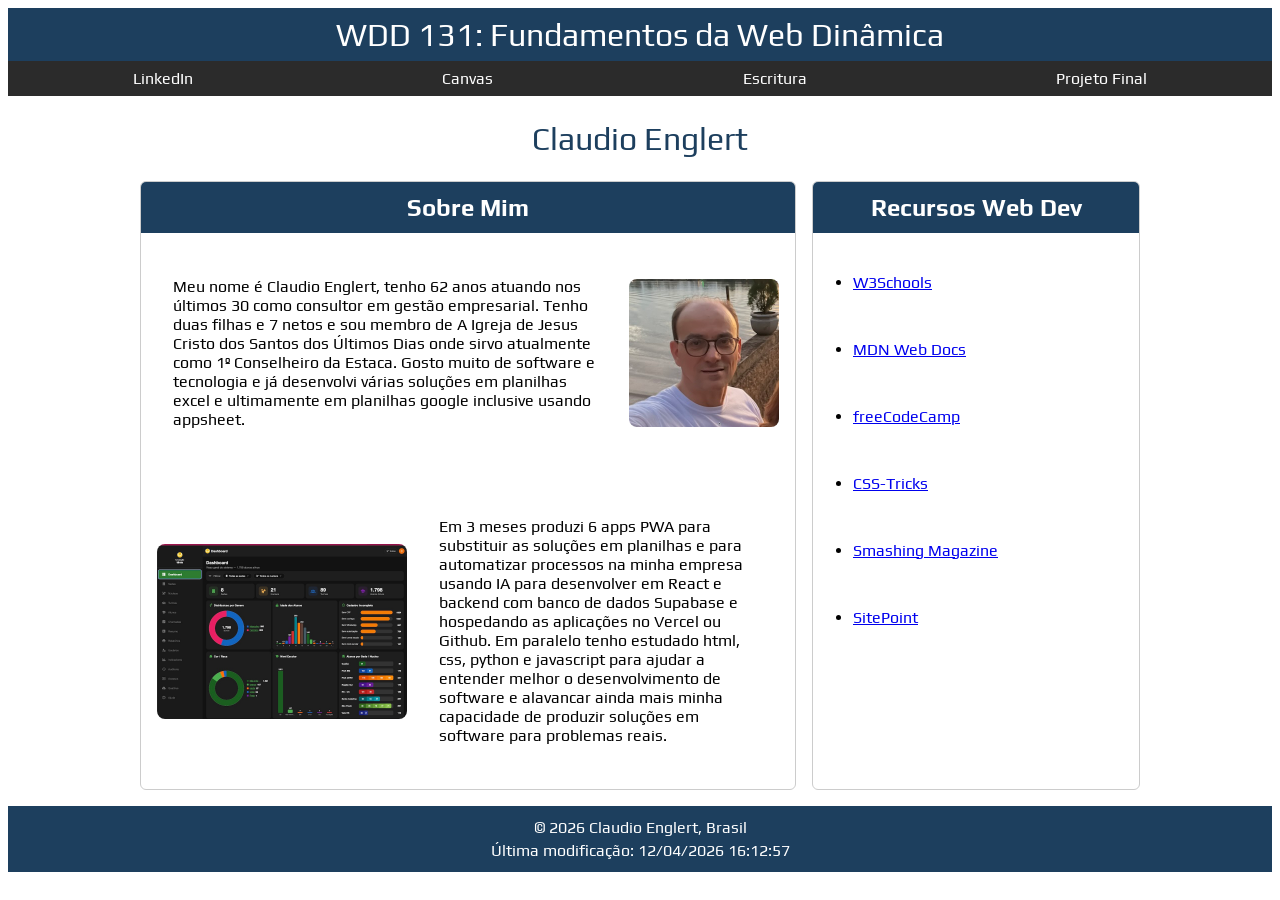
<file: index.html>
<!DOCTYPE html>
<html lang="pt-BR">

<head>
    <meta charset="UTF-8">
    <meta name="viewport" content="width=device-width, initial-scale=1.0">
    <title>WDD 131 – Fundamentos da Web Dinâmica - Claudio Englert</title>
    <meta name="description" content="WDD 131 – Fundamentos da Web Dinâmica - Claudio Englert">
    <meta name="author" content="Claudio Englert">
    <link rel="stylesheet" href="estilos/base.css">
    <script src="scripts/obterdatas.js" defer></script>

    <!-- Fonte Play -->
    <link rel="preconnect" href="https://fonts.googleapis.com">
    <link rel="preconnect" href="https://fonts.gstatic.com" crossorigin>
    <link href="https://fonts.googleapis.com/css2?family=Play:wght@400;700&display=swap" rel="stylesheet">
</head>

<body>
    <header>
        <h1><span id="course-title">WDD 131: Fundamentos da Web Dinâmica</span></h1>
        <nav>
            <ul>
                <li><a href="https://www.linkedin.com/in/claudio-englert-6140a310/">LinkedIn</a></li>
                <li><a href="https://byupw.instructure.com/">Canvas</a></li>
                <li><a
                        href="https://www.churchofjesuschrist.org/study/scriptures/dc-testament/dc/50?lang=por&id=p24#p24">Escritura</a>
                </li>
                <li><a href="index.html">Projeto Final</a></li>
            </ul>
        </nav>

    </header>
    <main>
        <h1>Claudio Englert</h1>
        <div class="cards">
            <section class="card">
                <h2>Sobre Mim</h2>
                <div class="sobre-conteudo">
                    <div class="linha">
                        <p>Meu nome é Claudio Englert, tenho 62 anos atuando nos últimos 30 como consultor em gestão
                            empresarial. Tenho duas filhas e 7 netos e sou membro de A Igreja de Jesus Cristo dos Santos
                            dos Últimos Dias onde sirvo atualmente como 1º Conselheiro da Estaca.
                            Gosto muito de software e tecnologia e já desenvolvi várias soluções em
                            planilhas
                            excel
                            e ultimamente em planilhas google inclusive usando appsheet.</p>
                        <img src="imagens/claudio.jpg" alt="Foto de Claudio Englert" width="150" height="150">
                    </div>
                    <div class="linha invertida">
                        <img src="imagens/dashboard.jpg" alt="Dashboard desenvolvido por Claudio Englert" width="250"
                            height="140">
                        <p>Em 3 meses produzi 6 apps PWA para substituir as soluções em planilhas e para automatizar
                            processos
                            na minha empresa
                            usando IA para desenvolver em React e backend com banco de dados Supabase e hospedando as
                            aplicações
                            no Vercel
                            ou Github. Em paralelo tenho estudado html, css, python e javascript para ajudar a entender
                            melhor o
                            desenvolvimento de software e alavancar ainda mais minha capacidade de produzir soluções em
                            software
                            para problemas reais.</p>
                    </div>
                </div>
            </section>
            <section class="card">
                <h2>Recursos Web Dev</h2>
                <ul>
                    <li><a href="https://www.w3schools.com/">W3Schools</a></li>
                    <li><a href="https://developer.mozilla.org/pt-BR/">MDN Web Docs</a></li>
                    <li><a href="https://www.freecodecamp.org/">freeCodeCamp</a></li>
                    <li><a href="https://css-tricks.com/">CSS-Tricks</a></li>
                    <li><a href="https://www.smashingmagazine.com/">Smashing Magazine</a></li>
                    <li><a href="https://www.sitepoint.com/">SitePoint</a></li>
                </ul>
            </section>
        </div>
    </main>
    <footer>
        <p>&copy; <span id="anoatual"></span> Claudio Englert, Brasil</p>
        <p>Última modificação: <span id="ultimaModificacao"></span></p>
    </footer>
</body>

</html>
</file>
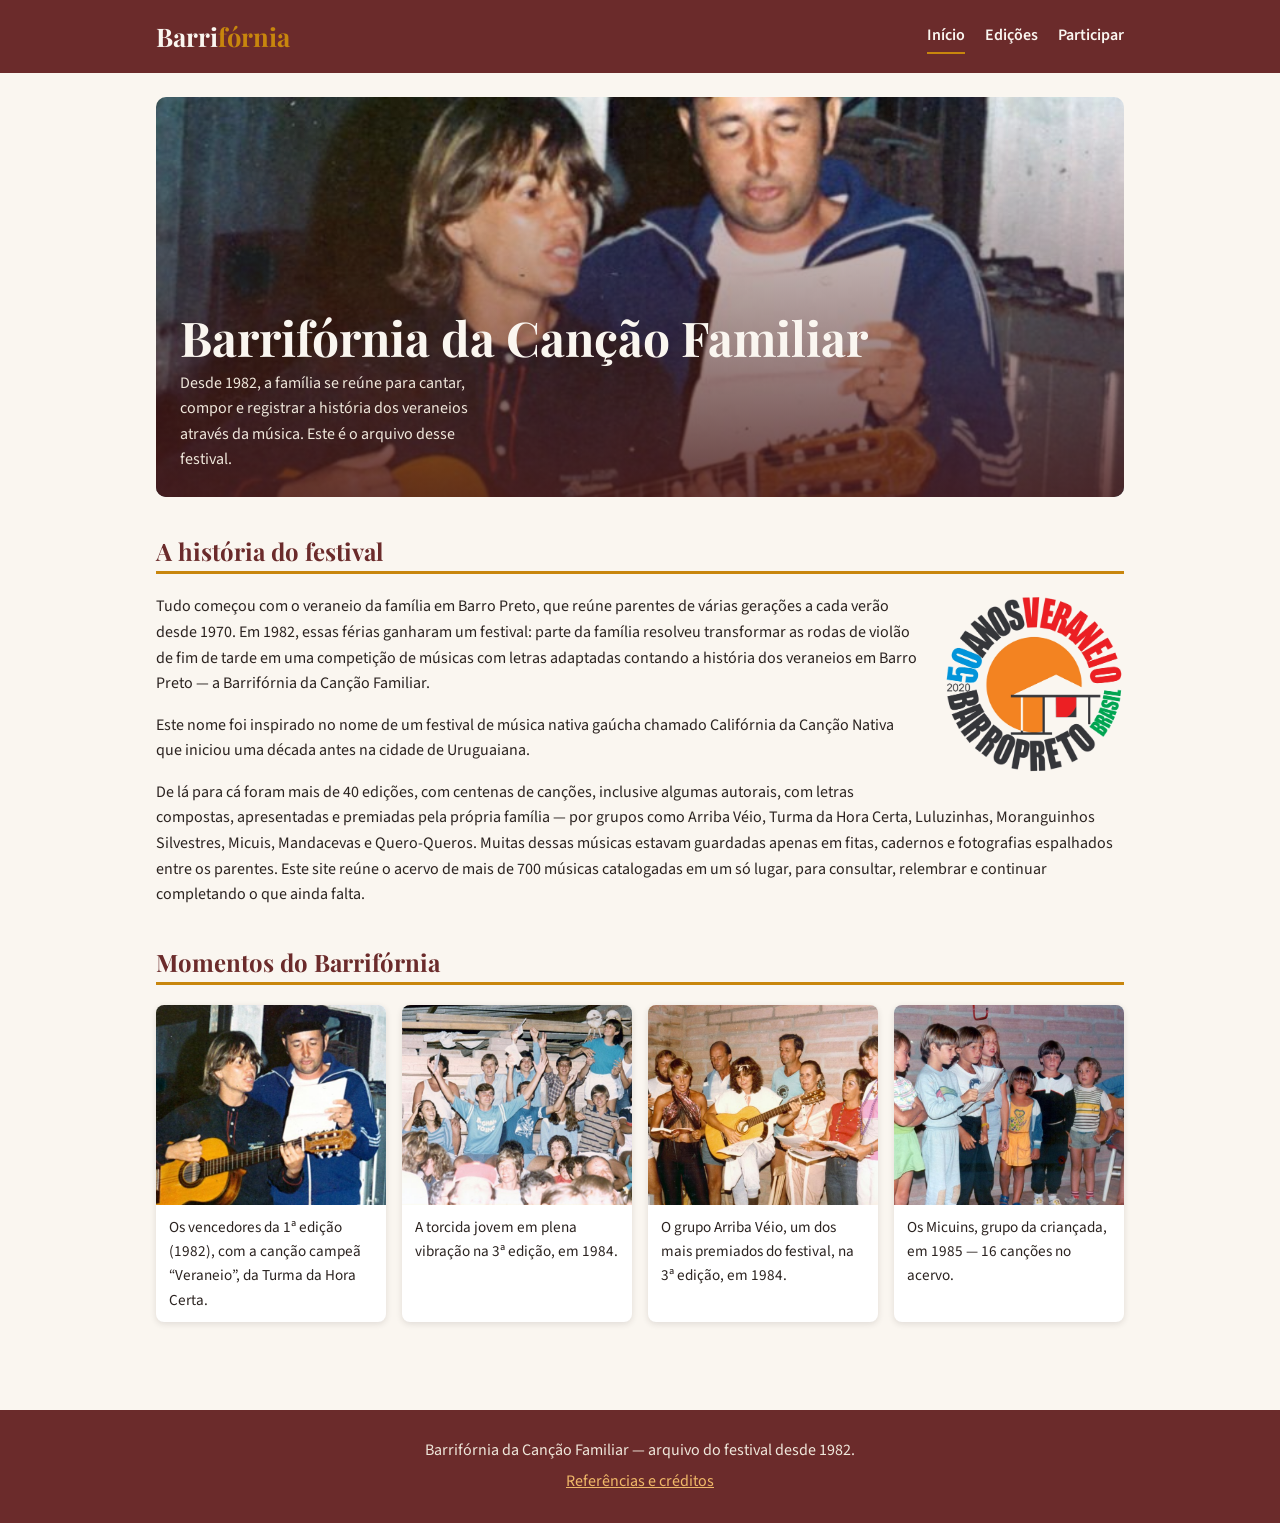
<file: barrifornia/index.html>
<!DOCTYPE html>
<html lang="pt-BR">

<head>
  <meta charset="UTF-8">
  <meta name="viewport" content="width=device-width, initial-scale=1.0">
  <meta name="description"
    content="Barrifórnia da Canção Familiar: arquivo histórico do festival de música da família, realizado desde 1982, com mais de 40 edições.">
  <title>Barrifórnia da Canção Familiar</title>
  <link rel="preconnect" href="https://fonts.googleapis.com">
  <link rel="preconnect" href="https://fonts.gstatic.com" crossorigin>
  <link
    href="https://fonts.googleapis.com/css2?family=Playfair+Display:wght@600;700&amp;family=Source+Sans+3:wght@400;600&amp;display=swap"
    rel="stylesheet">
  <link rel="icon" href="images/favicon.png" type="image/png">
  <link rel="stylesheet" href="estilos/barrifornia.css">
</head>

<body>
  <header class="cabecalho">
    <div class="cabecalho-conteudo">
      <a class="marca" href="index.html">Barri<span>fórnia</span></a>
      <nav class="navegacao" aria-label="Navegação principal">
        <a href="index.html" aria-current="page">Início</a>
        <a href="edicoes.html">Edições</a>
        <a href="participar.html">Participar</a>
      </nav>
    </div>
  </header>

  <main>
    <div class="hero">
      <img src="images/hero-festival.jpg"
        alt="Dupla cantando com violão na primeira edição do festival Barrifórnia, em 1982">
      <div class="hero-texto">
        <h1>Barrifórnia da Canção Familiar</h1>
        <p>Desde 1982, a família se reúne para cantar, compor e registrar a história dos veraneios através da música.
          Este é o arquivo desse
          festival.</p>
      </div>
    </div>

    <section>
      <h2 class="titulo-secao">A história do festival</h2>
      <img class="logo-historia" src="images/logo-barrifornia.png"
        alt="Logo comemorativo dos 50 anos de veraneio da família em Barro Preto, celebrados em 2020" loading="lazy">
      <p>
        Tudo começou com o veraneio da família em Barro Preto, que reúne
        parentes de várias gerações a cada verão desde 1970. Em 1982, essas
        férias ganharam um festival: parte da família resolveu transformar as
        rodas de violão de fim de tarde em uma competição de músicas com letras adaptadas contando a história dos
        veraneios em Barro Preto — a
        Barrifórnia da Canção Familiar.
      </p>
      <p>Este nome foi inspirado no nome de um festival de música nativa gaúcha chamado Califórnia da Canção Nativa que
        iniciou uma década antes na cidade de Uruguaiana.
      </p>
      <p>
        De lá para cá foram mais de 40 edições, com centenas de canções, inclusive algumas autorais, com letras
        compostas, apresentadas e premiadas pela própria família — por grupos
        como Arriba Véio, Turma da Hora Certa, Luluzinhas, Moranguinhos Silvestres, Micuis, Mandacevas e Quero-Queros.
        Muitas dessas músicas
        estavam guardadas apenas em fitas, cadernos e fotografias espalhados
        entre os parentes. Este site reúne o acervo de mais de 700 músicas
        catalogadas em um só lugar, para consultar, relembrar e continuar
        completando o que ainda falta.
      </p>
    </section>

    <section>
      <h2 class="titulo-secao">Momentos do Barrifórnia</h2>
      <div class="galeria">
        <figure>
          <img src="images/momento-1.jpg" alt="Dupla se apresentando com violão na primeira edição do festival, em 1982"
            loading="lazy">
          <figcaption>Os vencedores da 1ª edição (1982), com a canção campeã “Veraneio”, da Turma da Hora Certa.
          </figcaption>
        </figure>
        <figure>
          <img src="images/momento-2.jpg" alt="Jovens vibrando na plateia da terceira edição do festival, em 1984"
            loading="lazy">
          <figcaption>A torcida jovem em plena vibração na 3ª edição, em 1984.</figcaption>
        </figure>
        <figure>
          <img src="images/momento-3.jpg"
            alt="Integrantes do grupo Arriba Véio cantando com violão na terceira edição, em 1984" loading="lazy">
          <figcaption>O grupo Arriba Véio, um dos mais premiados do festival, na 3ª edição, em 1984.</figcaption>
        </figure>
        <figure>
          <img src="images/momento-4.jpg" alt="Grupo de crianças cantando em apresentação do festival, em 1985"
            loading="lazy">
          <figcaption>Os Micuins, grupo da criançada, em 1985 — 16 canções no acervo.</figcaption>
        </figure>
      </div>
    </section>
  </main>

  <footer class="rodape">
    <p>Barrifórnia da Canção Familiar — arquivo do festival desde 1982.</p>
    <p><a href="referencias.html">Referências e créditos</a></p>
  </footer>
</body>

</html>
</file>
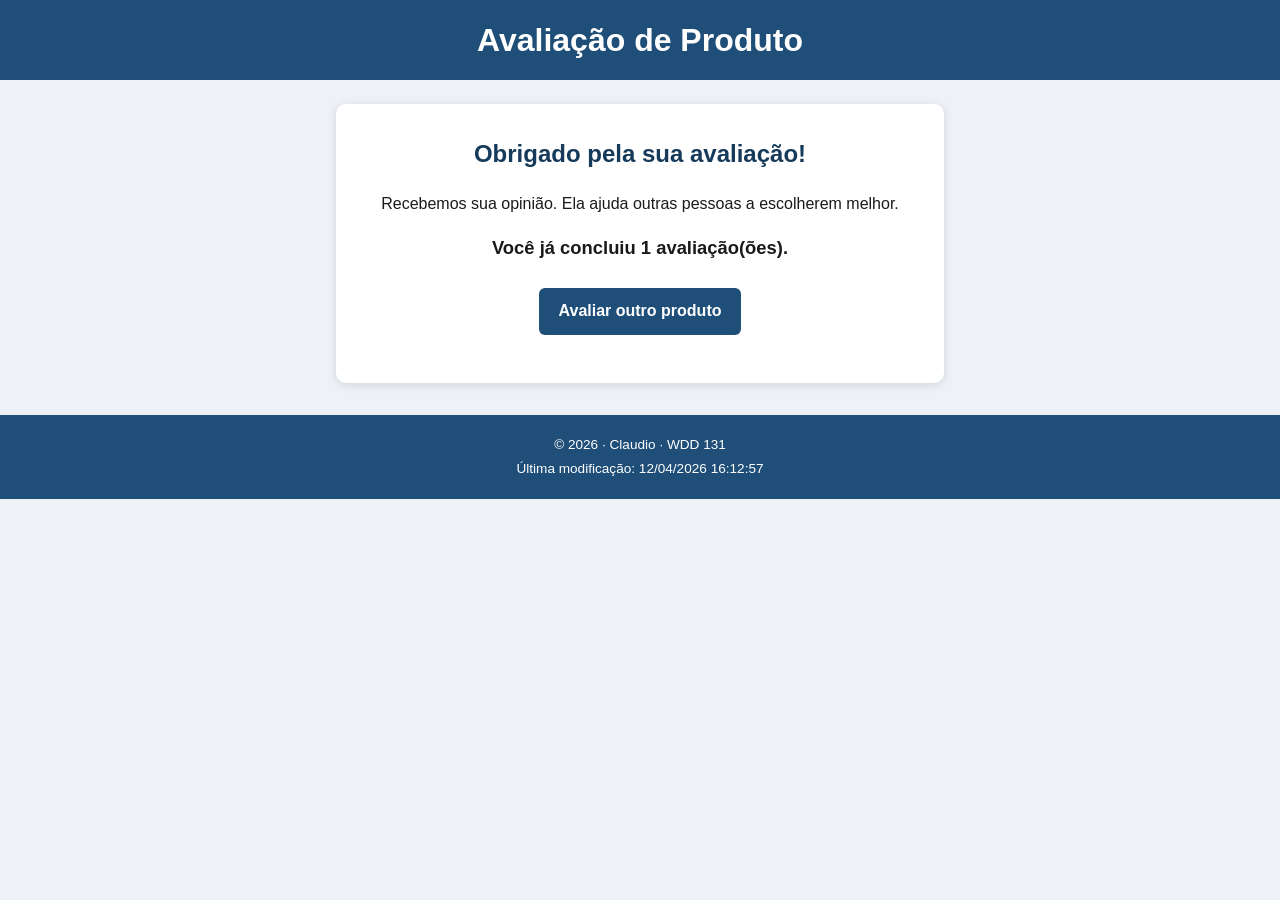
<file: avaliacao.html>
<!DOCTYPE html>
<html lang="pt-BR">

<head>
  <meta charset="UTF-8">
  <meta name="viewport" content="width=device-width, initial-scale=1.0">
  <meta name="description" content="Página de confirmação da avaliação de produto do curso WDD 131.">
  <meta name="author" content="Claudio">
  <title>Avaliação Enviada | WDD 131</title>
  <link rel="stylesheet" href="estilos/formulario.css">
  <script src="scripts/avaliacao.js" defer></script>
</head>

<body>
  <header>
    <h1>Avaliação de Produto</h1>
  </header>

  <main>
    <section class="confirmacao">
      <h2>Obrigado pela sua avaliação!</h2>
      <p>Recebemos sua opinião. Ela ajuda outras pessoas a escolherem melhor.</p>
      <p class="contador">
        Você já concluiu <span id="review-count">0</span> avaliação(ões).
      </p>
      <p><a class="botao-voltar" href="formulario.html">Avaliar outro produto</a></p>
    </section>
  </main>

  <footer>
    <p>&copy; <span id="year"></span> · Claudio · WDD 131</p>
    <p id="lastModified"></p>
  </footer>
</body>

</html>
</file>
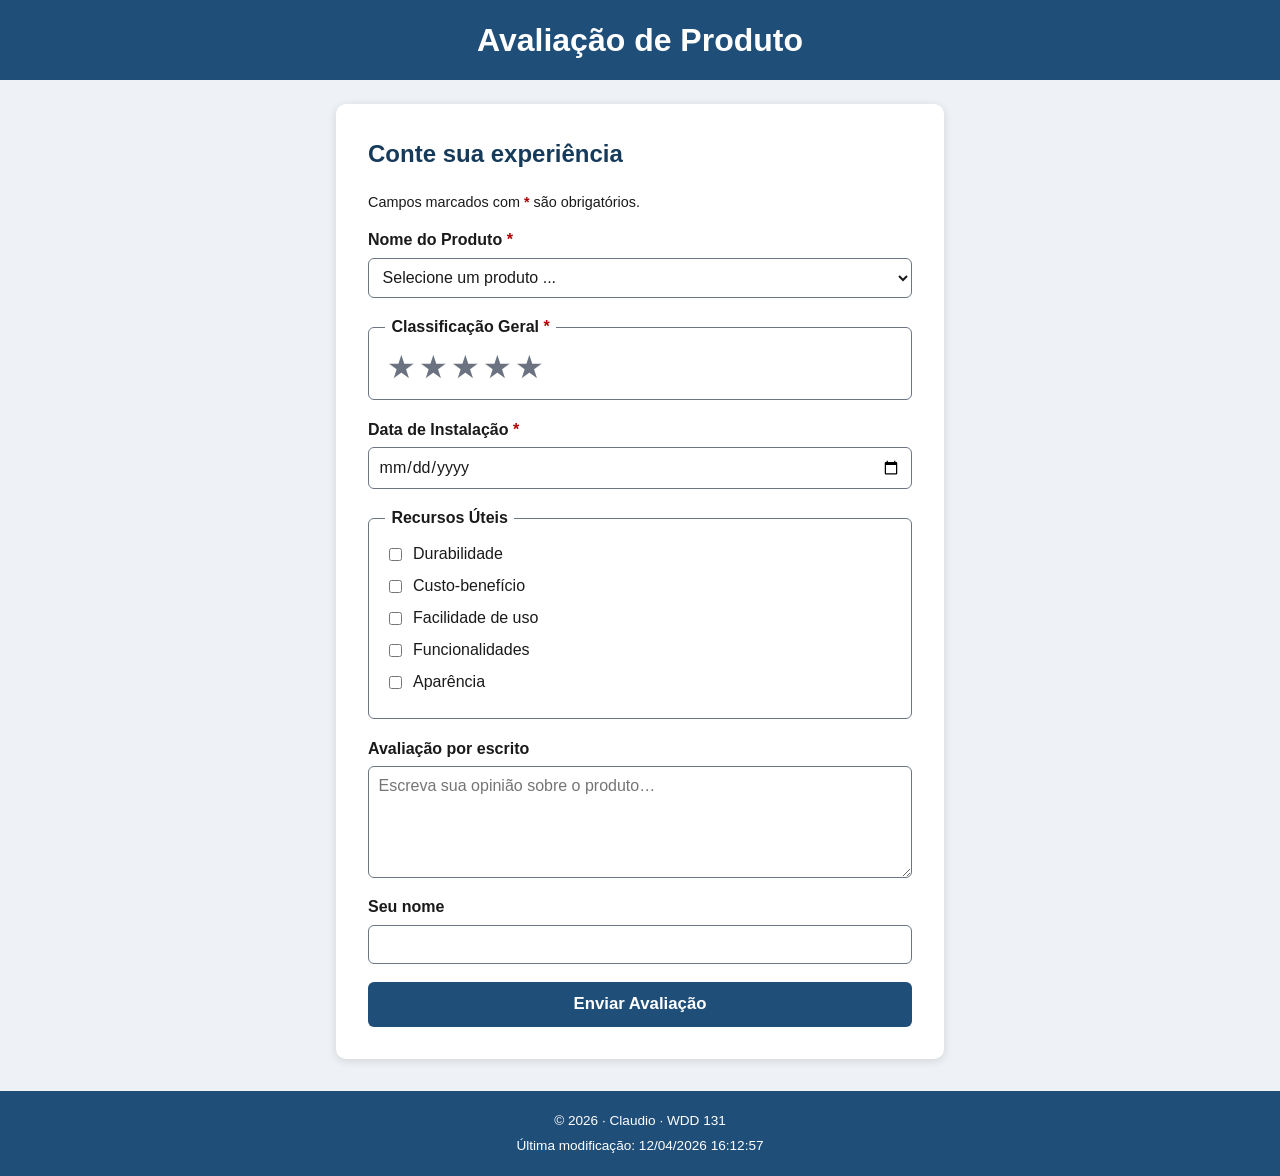
<file: formulario.html>
<!DOCTYPE html>
<html lang="pt-BR">

<head>
  <meta charset="UTF-8">
  <meta name="viewport" content="width=device-width, initial-scale=1.0">
  <meta name="description"
    content="Formulário de avaliação de produto do curso WDD 131 - envie sua opinião sobre o produto adquirido.">
  <meta name="author" content="Claudio">
  <title>Avaliação de Produto | WDD 131</title>
  <link rel="stylesheet" href="estilos/formulario.css">
  <script src="scripts/formulario.js" defer></script>
</head>

<body>
  <header>
    <h1>Avaliação de Produto</h1>
  </header>

  <main>
    <form method="get" action="avaliacao.html" aria-labelledby="form-title">
      <h2 id="form-title">Conte sua experiência</h2>
      <p class="legenda-obrigatorio">Campos marcados com <span class="req">*</span> são obrigatórios.</p>

      <label for="product-name">
        Nome do Produto <span class="req">*</span>
        <select id="product-name" name="product-name" required>
          <option value="" disabled selected>Selecione um produto ...</option>
        </select>
      </label>

      <fieldset class="rating">
        <legend>Classificação Geral <span class="req">*</span></legend>
        <div class="stars">
          <input type="radio" id="rating5" name="rating" value="5" required>
          <label for="rating5"><span class="visually-hidden">5 estrelas</span></label>
          <input type="radio" id="rating4" name="rating" value="4" required>
          <label for="rating4"><span class="visually-hidden">4 estrelas</span></label>
          <input type="radio" id="rating3" name="rating" value="3" required>
          <label for="rating3"><span class="visually-hidden">3 estrelas</span></label>
          <input type="radio" id="rating2" name="rating" value="2" required>
          <label for="rating2"><span class="visually-hidden">2 estrelas</span></label>
          <input type="radio" id="rating1" name="rating" value="1" required>
          <label for="rating1"><span class="visually-hidden">1 estrela</span></label>
        </div>
      </fieldset>

      <label for="install-date">
        Data de Instalação <span class="req">*</span>
        <input type="date" id="install-date" name="install-date" required>
      </label>

      <fieldset class="features">
        <legend>Recursos Úteis</legend>
        <div class="feature">
          <input type="checkbox" id="feature-durability" name="features" value="durabilidade">
          <label for="feature-durability">Durabilidade</label>
        </div>
        <div class="feature">
          <input type="checkbox" id="feature-cost" name="features" value="custo-beneficio">
          <label for="feature-cost">Custo-benefício</label>
        </div>
        <div class="feature">
          <input type="checkbox" id="feature-ease" name="features" value="facilidade-de-uso">
          <label for="feature-ease">Facilidade de uso</label>
        </div>
        <div class="feature">
          <input type="checkbox" id="feature-features" name="features" value="funcionalidades">
          <label for="feature-features">Funcionalidades</label>
        </div>
        <div class="feature">
          <input type="checkbox" id="feature-appearance" name="features" value="aparencia">
          <label for="feature-appearance">Aparência</label>
        </div>
      </fieldset>

      <label for="review-text">
        Avaliação por escrito
        <textarea id="review-text" name="review-text" rows="5"
          placeholder="Escreva sua opinião sobre o produto…"></textarea>
      </label>

      <!-- Nome de quem avalia -->
      <label for="user-name">
        Seu nome
        <input type="text" id="user-name" name="user-name" autocomplete="name">
      </label>

      <input type="submit" value="Enviar Avaliação">
    </form>
  </main>

  <footer>
    <p>&copy; <span id="year"></span> · Claudio · WDD 131</p>
    <p id="lastModified"></p>
  </footer>
</body>

</html>
</file>
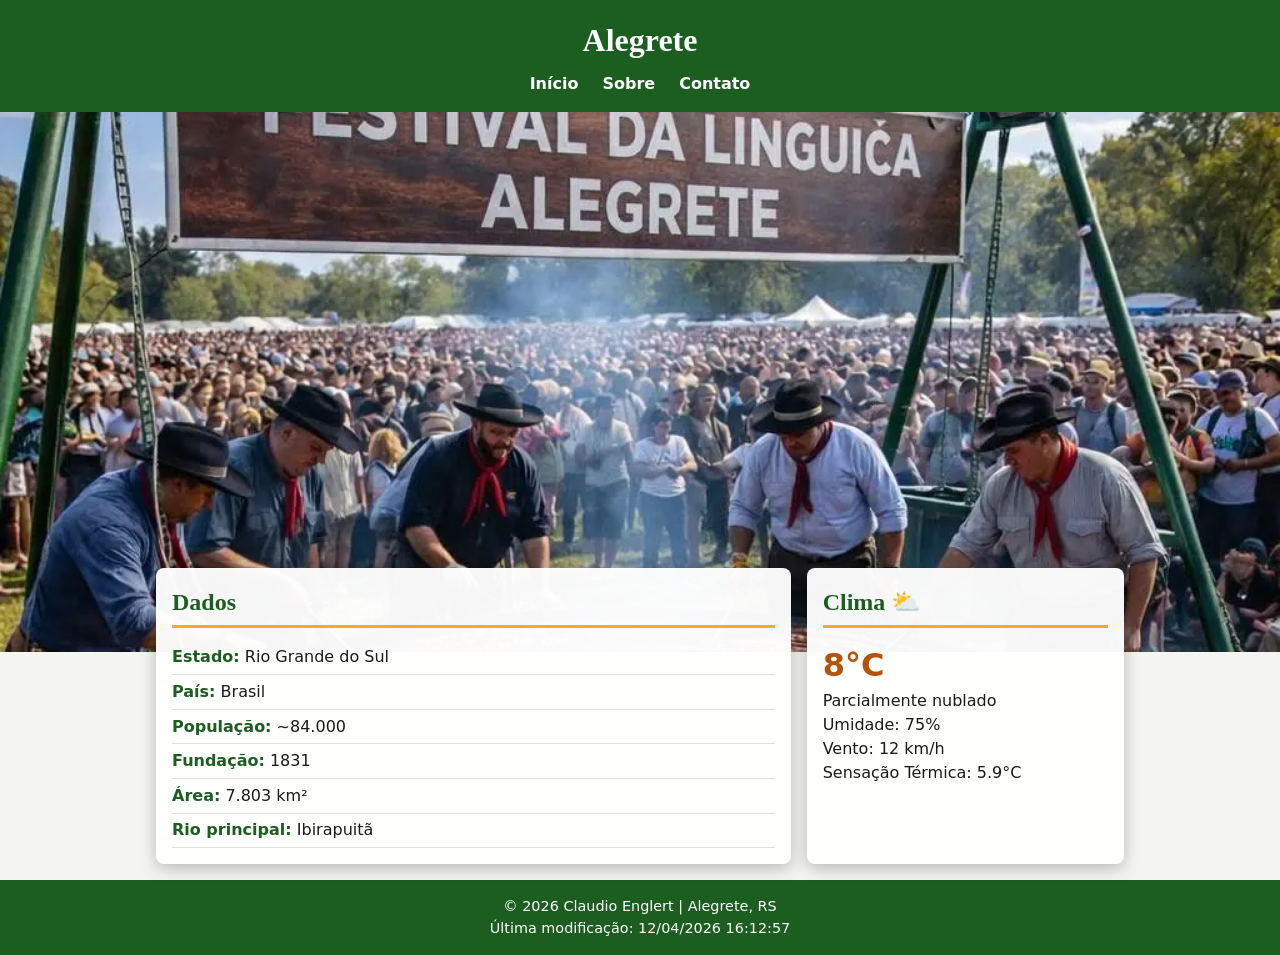
<file: local.html>
<!DOCTYPE html>
<html lang="pt-BR">

<head>
    <meta charset="UTF-8">
    <meta name="viewport" content="width=device-width, initial-scale=1.0">
    <meta name="description" content="Página sobre Alegrete, cidade do Rio Grande do Sul, Brasil.">
    <meta name="author" content="Claudio Englert">
    <title>Alegrete | Rio Grande do Sul</title>
    <link rel="stylesheet" href="estilos/local.css">
    <script src="scripts/local.js" defer></script>
</head>

<body>
    <header>
        <h1>Alegrete</h1>
        <nav>
            <a href="#">Início</a>
            <a href="#">Sobre</a>
            <a href="#">Contato</a>
        </nav>
    </header>
    <main>
        <!-- Imagem principal -->
        <picture class="hero">
            <source srcset="imagens/alegrete-largo.webp" media="(min-width: 700px)">
            <img src="imagens/alegrete-pequeno.webp" alt="Festival da Linguiça em Alegrete, RS" width="512"
                height="320">
        </picture>

        <div class="conteudo">
            <!-- dados -->
            <section class="dados">
                <h2>Dados</h2>
                <ul>
                    <li><span>Estado:</span> Rio Grande do Sul</li>
                    <li><span>País:</span> Brasil</li>
                    <li><span>População:</span> ~84.000</li>
                    <li><span>Fundação:</span> 1831</li>
                    <li><span>Área:</span> 7.803 km²</li>
                    <li><span>Rio principal:</span> Ibirapuitã</li>
                </ul>
            </section>

            <!-- clima -->
            <section class="clima">
                <h2>Clima</h2>
                <!-- Ícone SVG (só mobile, controlado via CSS) -->
                <img class="icone-clima" src="imagens/clima.svg" alt="Parcialmente nublado" width="60" height="60">
                <p class="temperatura">8&deg;C</p>
                <p>Parcialmente nublado</p>
                <p>Umidade: 75%</p>
                <p>Vento: 12 km/h</p>
                <p>Sensação Térmica: <span id="sensacao">N/A</span></p>
            </section>
        </div>
    </main>
    <footer>
        <p>&copy; <span id="ano"></span> Claudio Englert | Alegrete, RS</p>
        <p id="ultima-modificacao"></p>
    </footer>
</body>

</html>
</file>
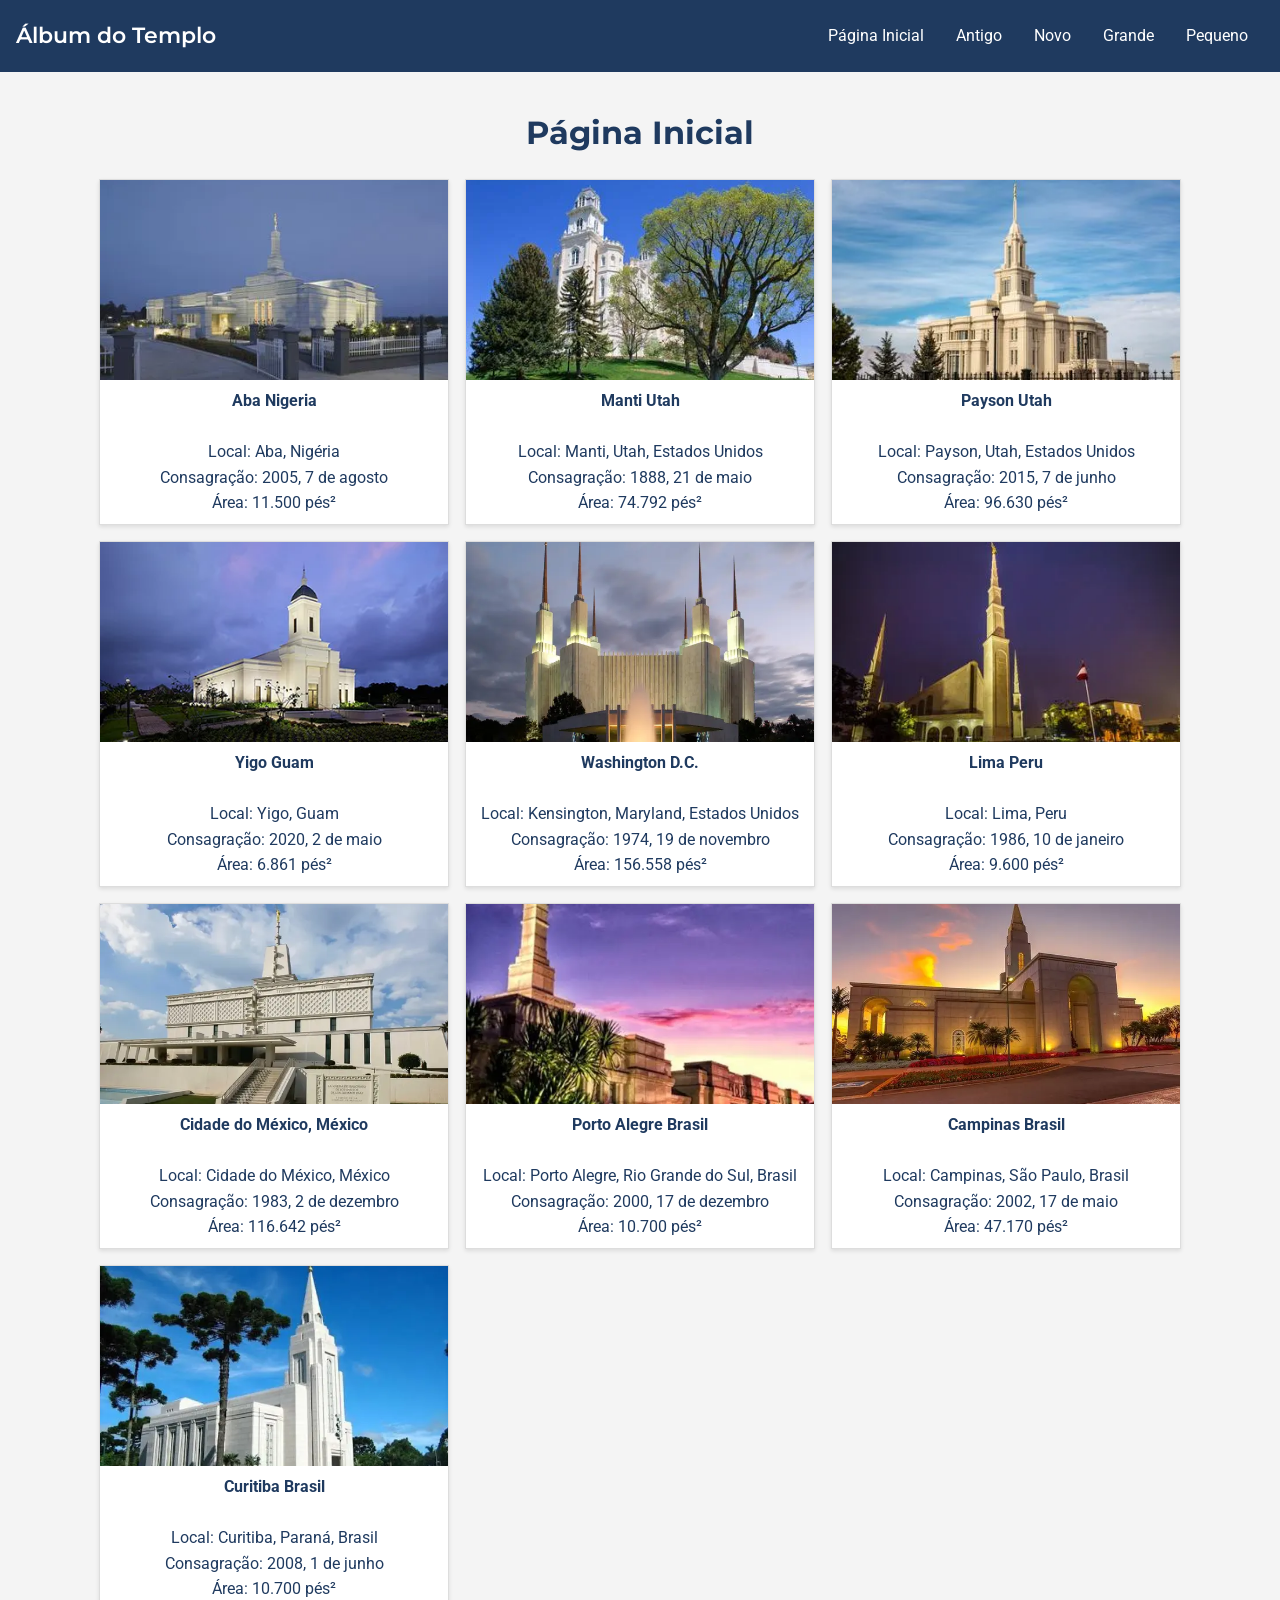
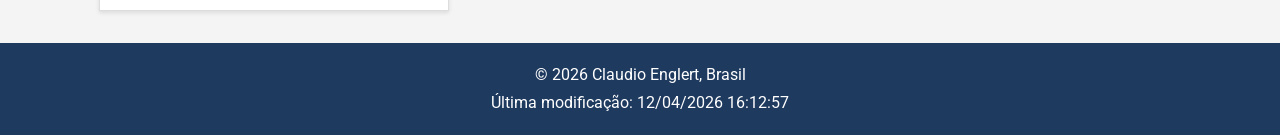
<file: templos-filtrados.html>
<!DOCTYPE html>
<html lang="pt-BR">

<head>
    <meta charset="UTF-8">
    <meta name="viewport" content="width=device-width, initial-scale=1.0">
    <meta name="description"
        content="Álbum filtrável de templos ao redor do mundo, com dados de consagração, área e localização.">
    <meta name="author" content="Claudio Englert">
    <title>Álbum do Templo | Filtros</title>
    <link rel="stylesheet" href="estilos/templos-filtrados.css">
    <link rel="stylesheet" href="estilos/templos-filtrados-grande.css">
    <link rel="preconnect" href="https://fonts.googleapis.com">
    <link rel="preconnect" href="https://fonts.gstatic.com" crossorigin>
    <link rel="stylesheet"
        href="https://fonts.googleapis.com/css2?family=Montserrat:wght@400;600&family=Roboto:wght@400;700&display=swap">
    <script src="scripts/dados-templos.js" defer></script>
    <script src="scripts/templos-filtrados.js" defer></script>
</head>

<body>
    <header>
        <p>Álbum do Templo</p>
        <button id="menu-hamburguer" aria-label="Abrir menu">&#9776;</button>
        <nav>
            <ul id="menu-lista" class="esconder">
                <li><a href="#" data-filtro="inicio">Página Inicial</a></li>
                <li><a href="#" data-filtro="antigos">Antigo</a></li>
                <li><a href="#" data-filtro="novos">Novo</a></li>
                <li><a href="#" data-filtro="grandes">Grande</a></li>
                <li><a href="#" data-filtro="pequenos">Pequeno</a></li>
            </ul>
        </nav>
    </header>

    <main>
        <h1 id="titulo-filtro">Página Inicial</h1>
        <div id="galeria-templos" class="galeria"></div>
    </main>

    <footer>
        <p>&copy; <span id="anoatual"></span> Claudio Englert, Brasil</p>
        <p>Última modificação: <span id="ultimaModificacao"></span></p>
    </footer>
</body>

</html>
</file>
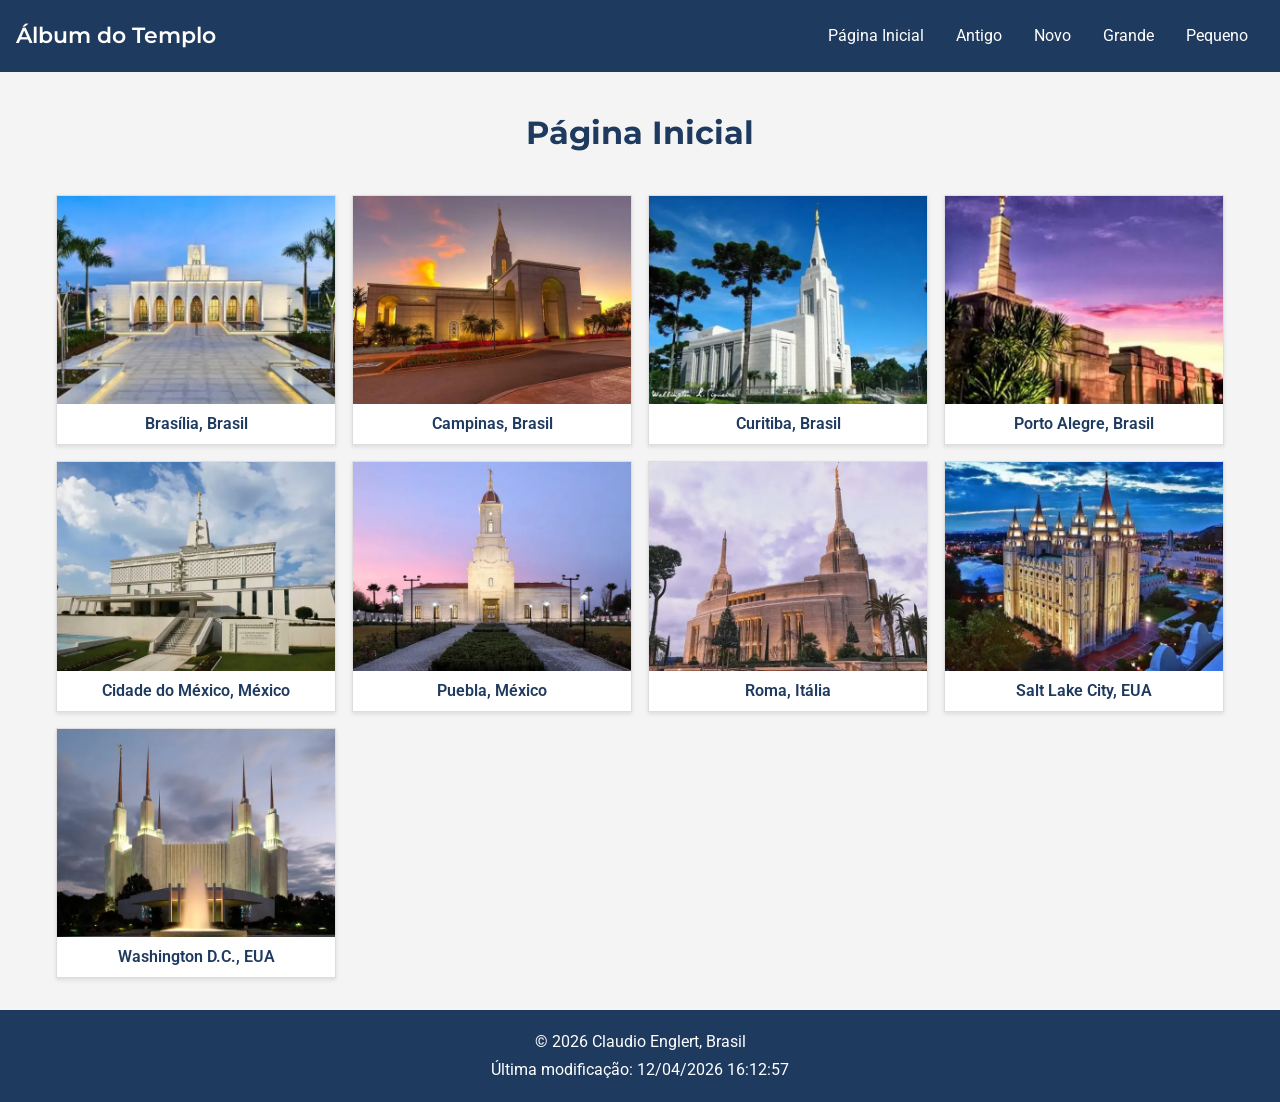
<file: templos.html>
<!DOCTYPE html>
<html lang="pt-BR">

<head>
    <meta charset="UTF-8">
    <meta name="viewport" content="width=device-width, initial-scale=1.0">
    <meta name="description"
        content="Álbum de fotos de templos ao redor do mundo, incluindo Brasil, México, Itália e Estados Unidos.">
    <meta name="author" content="Claudio Englert">
    <title>Álbum do Templo</title>
    <link rel="stylesheet" href="estilos/templos.css">
    <link rel="stylesheet" href="estilos/templos-grande.css">
    <link rel="preconnect" href="https://fonts.googleapis.com">
    <link rel="preconnect" href="https://fonts.gstatic.com" crossorigin>
    <link rel="stylesheet"
        href="https://fonts.googleapis.com/css2?family=Montserrat:wght@400;600&family=Roboto:wght@400;700&display=swap">
    <script src="scripts/templos.js" defer></script>
</head>

<body>
    <header>
        <p>Álbum do Templo</p>
        <button id="menu-hamburguer" aria-label="Abrir menu">&#9776;</button>
        <nav>
            <ul id="menu-lista" class="esconder">
                <li><a href="#">Página Inicial</a></li>
                <li><a href="#">Antigo</a></li>
                <li><a href="#">Novo</a></li>
                <li><a href="#">Grande</a></li>
                <li><a href="#">Pequeno</a></li>
            </ul>
        </nav>
    </header>
    <main>
        <h1>Página Inicial</h1>

        <figure>
            <img src="imagens/templo_brasilia.webp" alt="Templo de Brasília, Brasil" loading="lazy" width="600"
                height="450">
            <figcaption>Brasília, Brasil</figcaption>
        </figure>

        <figure>
            <img src="imagens/templo_campinas.webp" alt="Templo de Campinas, Brasil" loading="lazy" width="600"
                height="450">
            <figcaption>Campinas, Brasil</figcaption>
        </figure>

        <figure>
            <img src="imagens/templo_curitiba.webp" alt="Templo de Curitiba, Brasil" loading="lazy" width="600"
                height="450">
            <figcaption>Curitiba, Brasil</figcaption>
        </figure>

        <figure>
            <img src="imagens/templo_portoalegre.webp" alt="Templo de Porto Alegre, Brasil" loading="lazy" width="600"
                height="450">
            <figcaption>Porto Alegre, Brasil</figcaption>
        </figure>

        <figure>
            <img src="imagens/templo_mexico.webp" alt="Templo da Cidade do México, México" loading="lazy" width="600"
                height="450">
            <figcaption>Cidade do México, México</figcaption>
        </figure>

        <figure>
            <img src="imagens/templo_puebla.webp" alt="Templo de Puebla, México" loading="lazy" width="600"
                height="450">
            <figcaption>Puebla, México</figcaption>
        </figure>

        <figure>
            <img src="imagens/templo_roma.webp" alt="Templo de Roma, Itália" loading="lazy" width="600" height="450">
            <figcaption>Roma, Itália</figcaption>
        </figure>

        <figure>
            <img src="imagens/templo_saltlake.webp" alt="Templo de Salt Lake City, Estados Unidos" loading="lazy"
                width="600" height="450">
            <figcaption>Salt Lake City, EUA</figcaption>
        </figure>

        <figure>
            <img src="imagens/templo_washington.webp" alt="Templo de Washington D.C., Estados Unidos" loading="lazy"
                width="600" height="450">
            <figcaption>Washington D.C., EUA</figcaption>
        </figure>
    </main>
    <footer>
        <p>&copy; <span id="anoatual"></span> Claudio Englert, Brasil</p>
        <p>Última modificação: <span id="ultimaModificacao"></span></p>
    </footer>
</body>

</html>
</file>
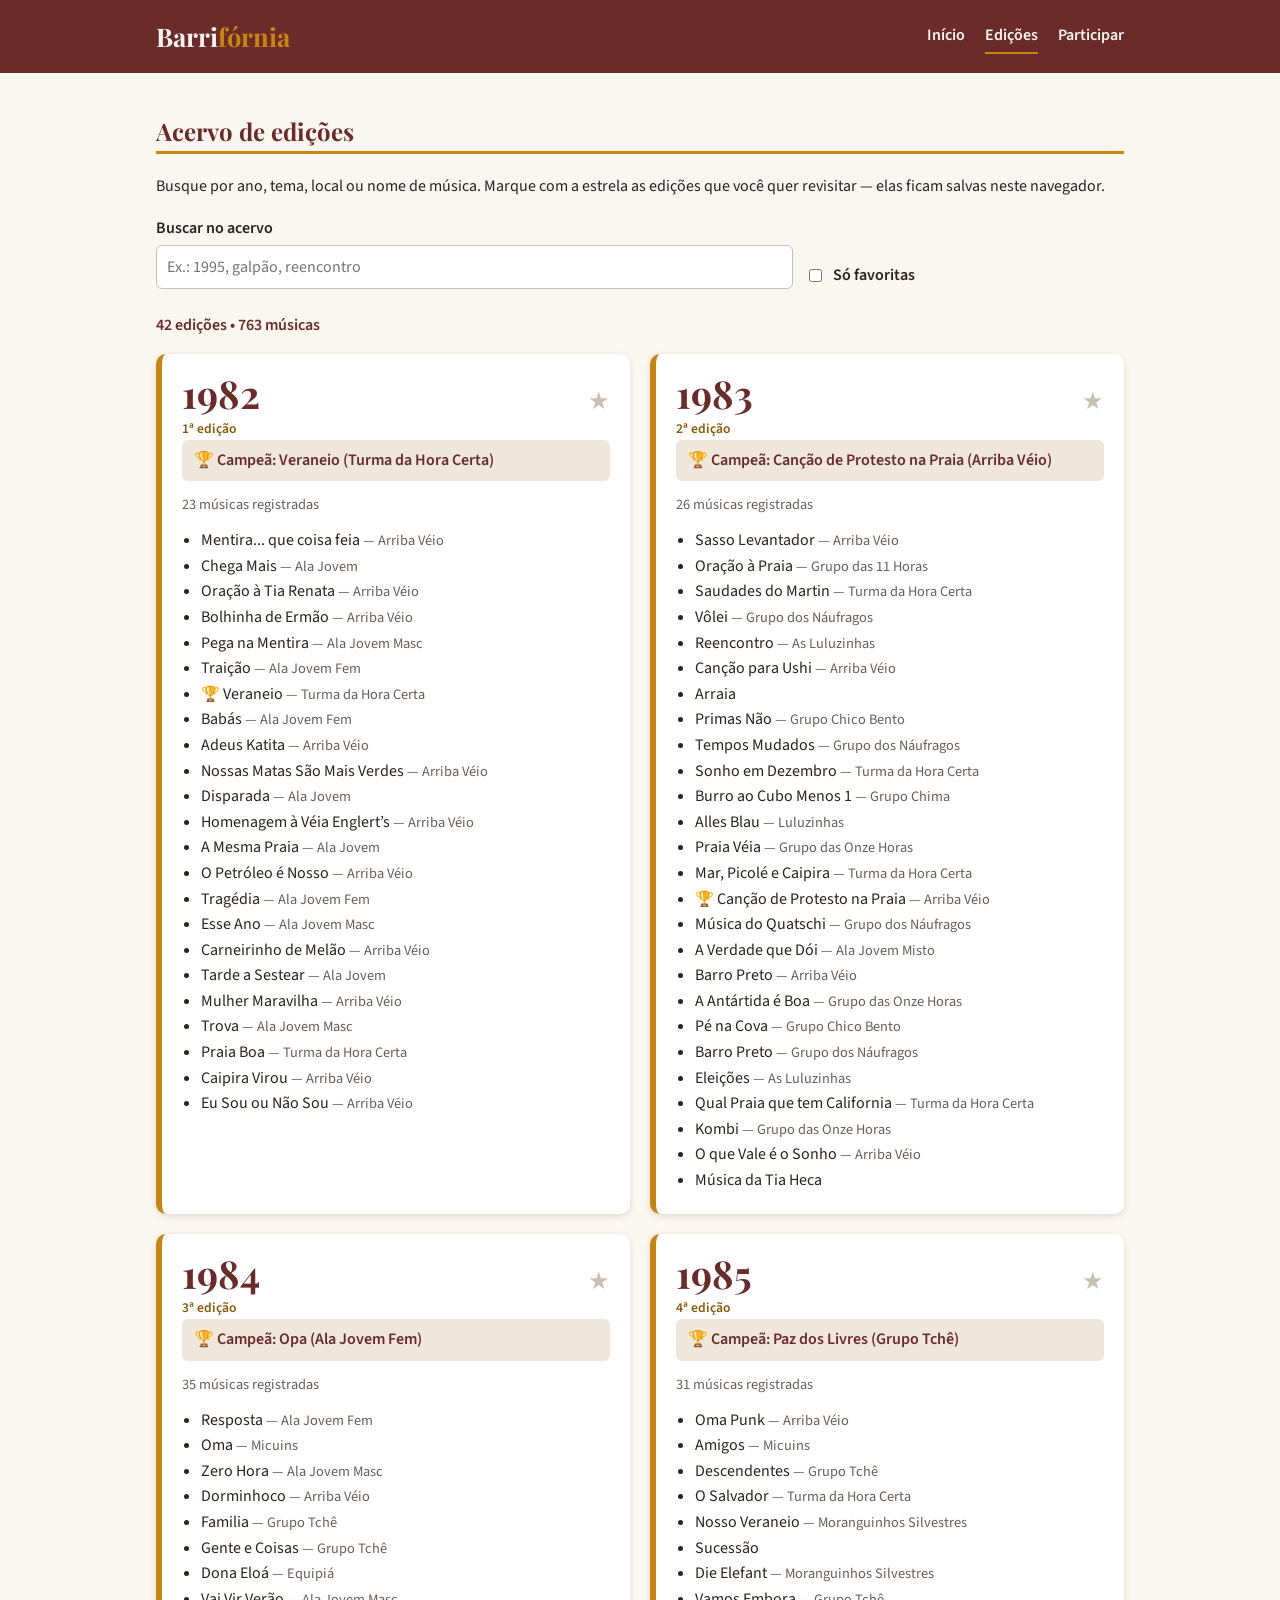
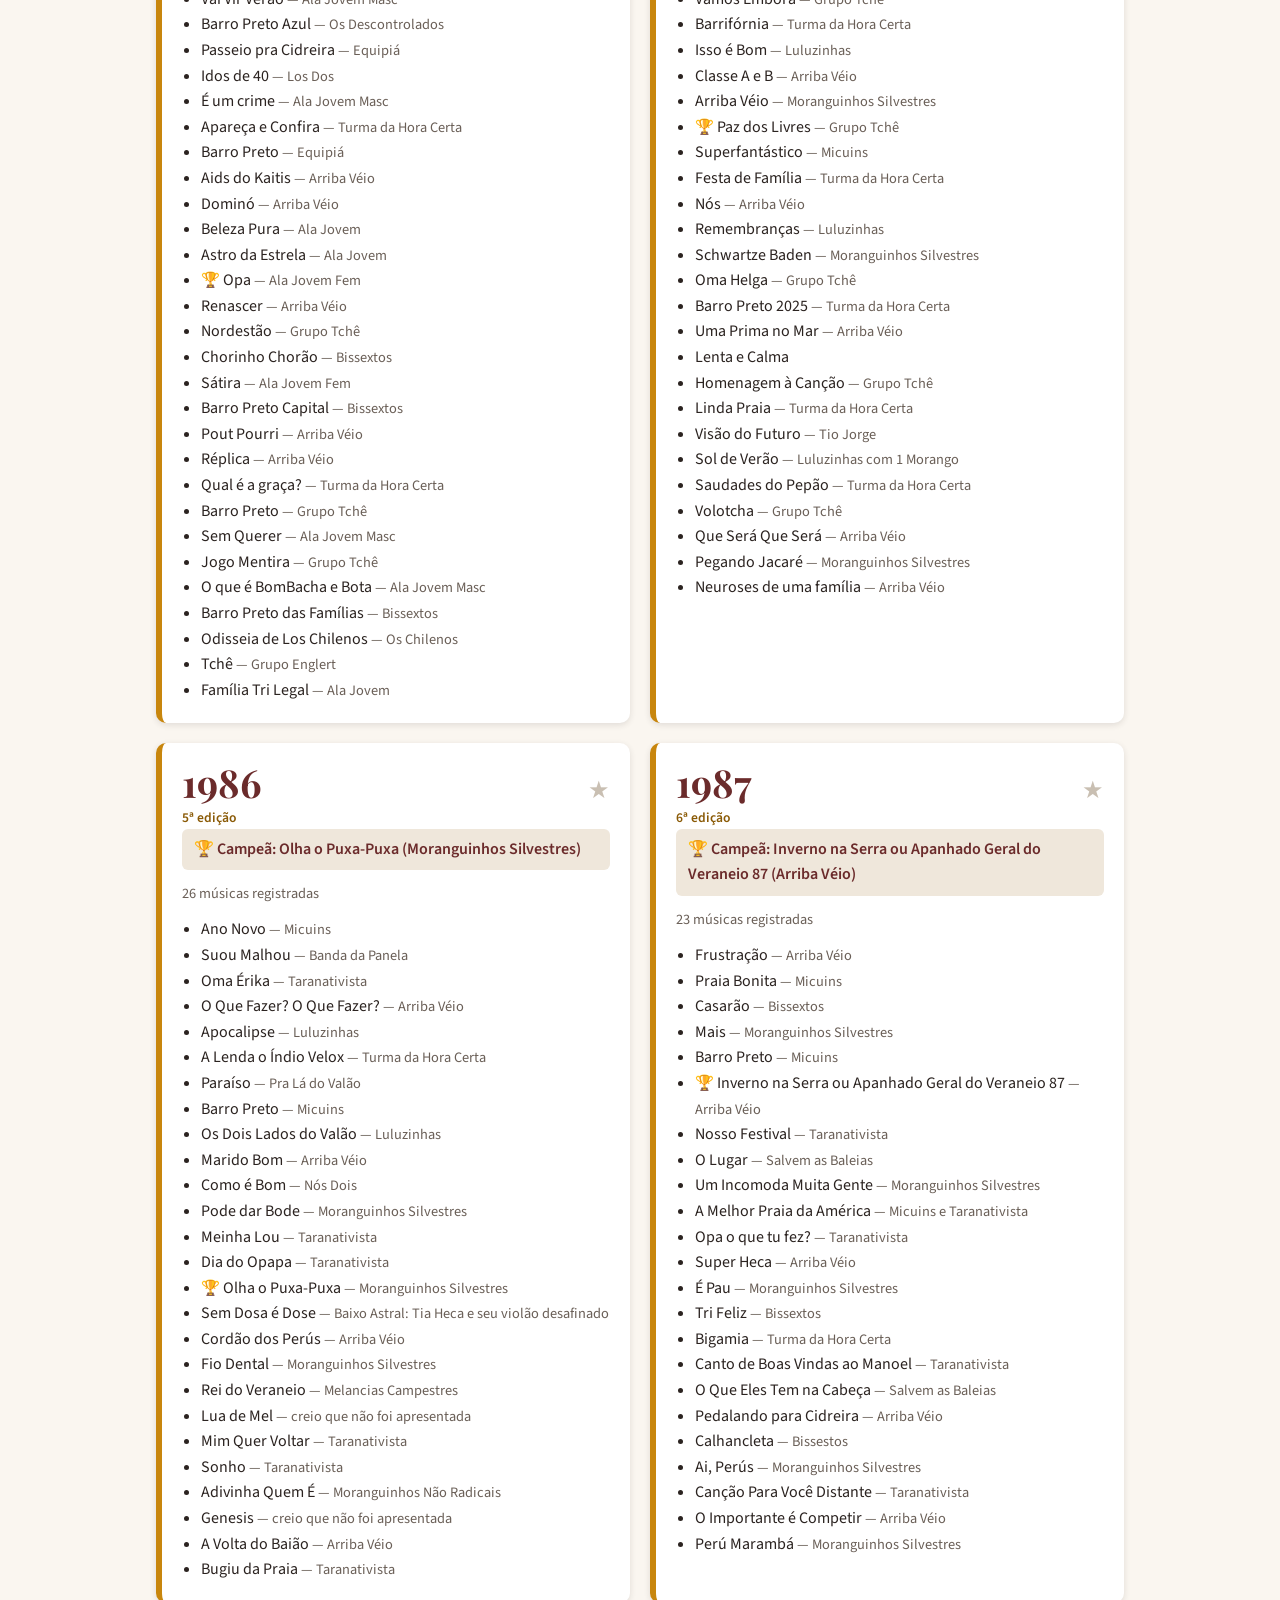
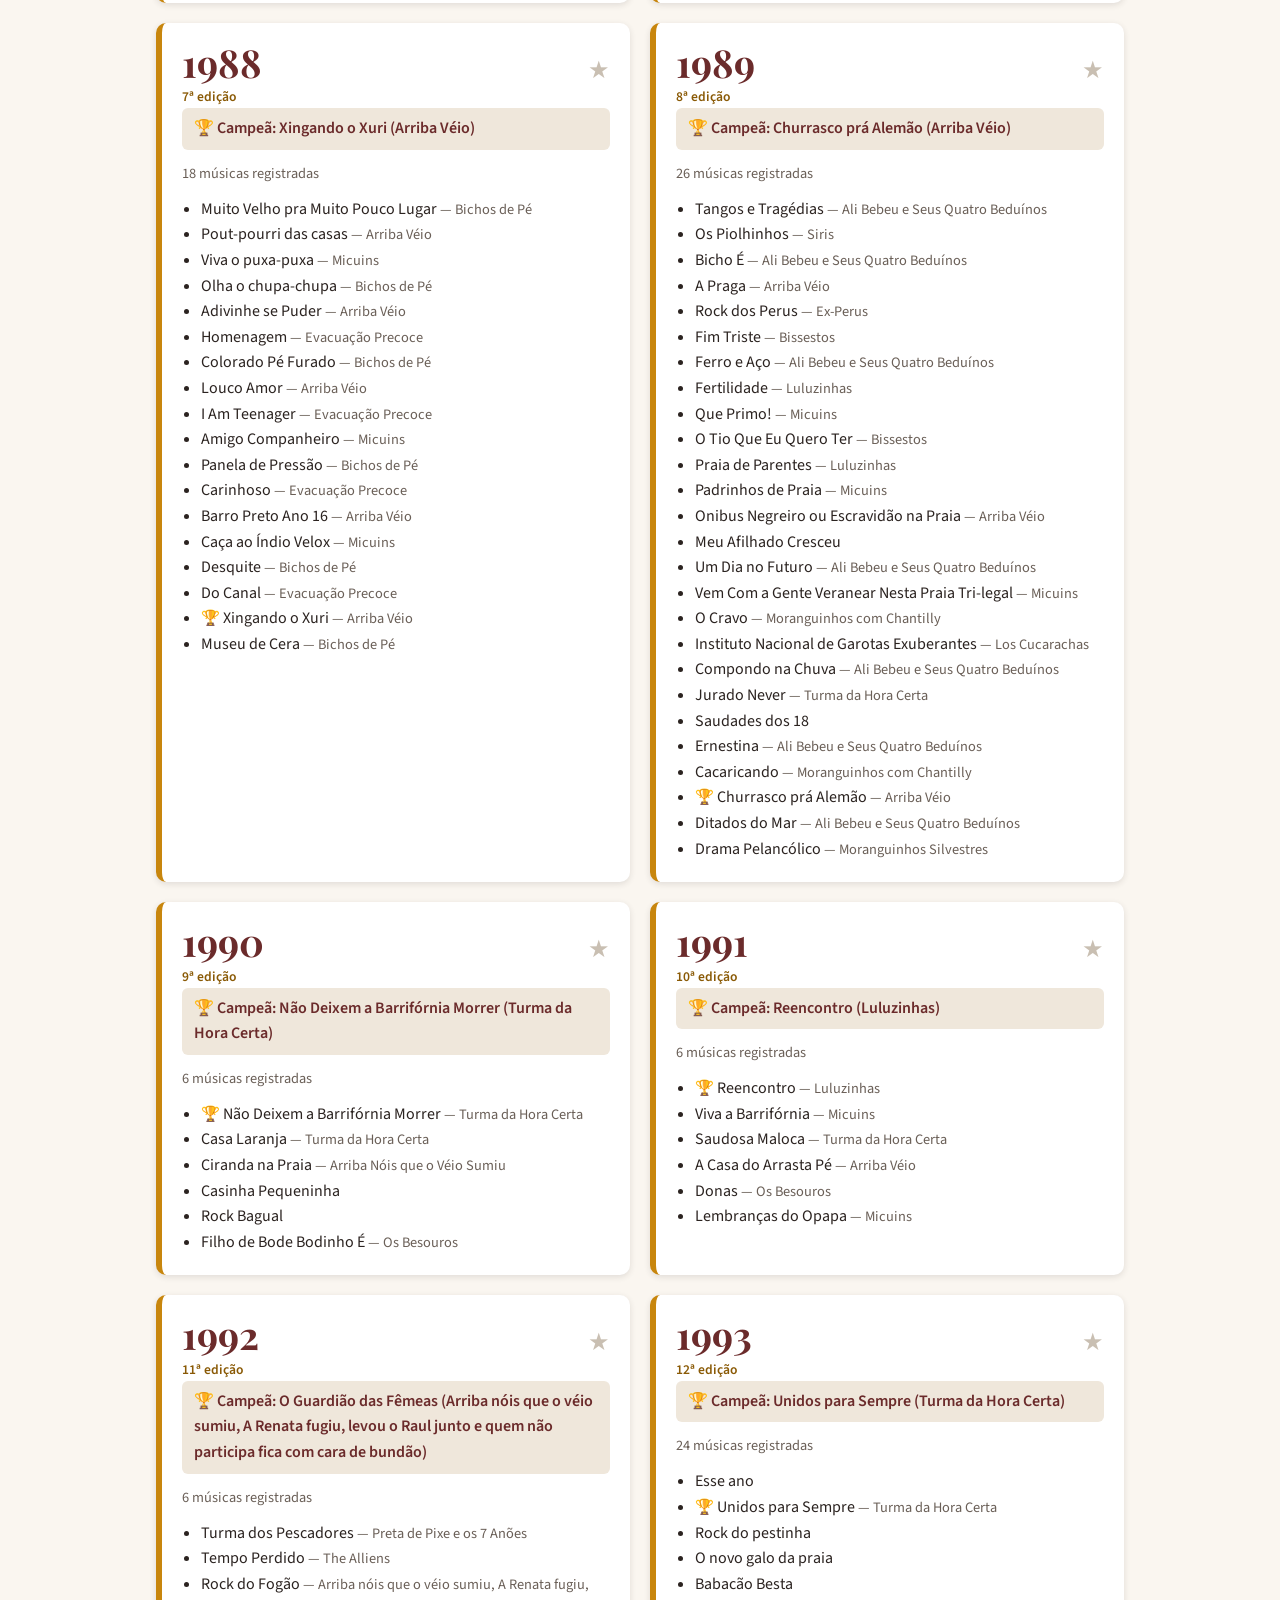
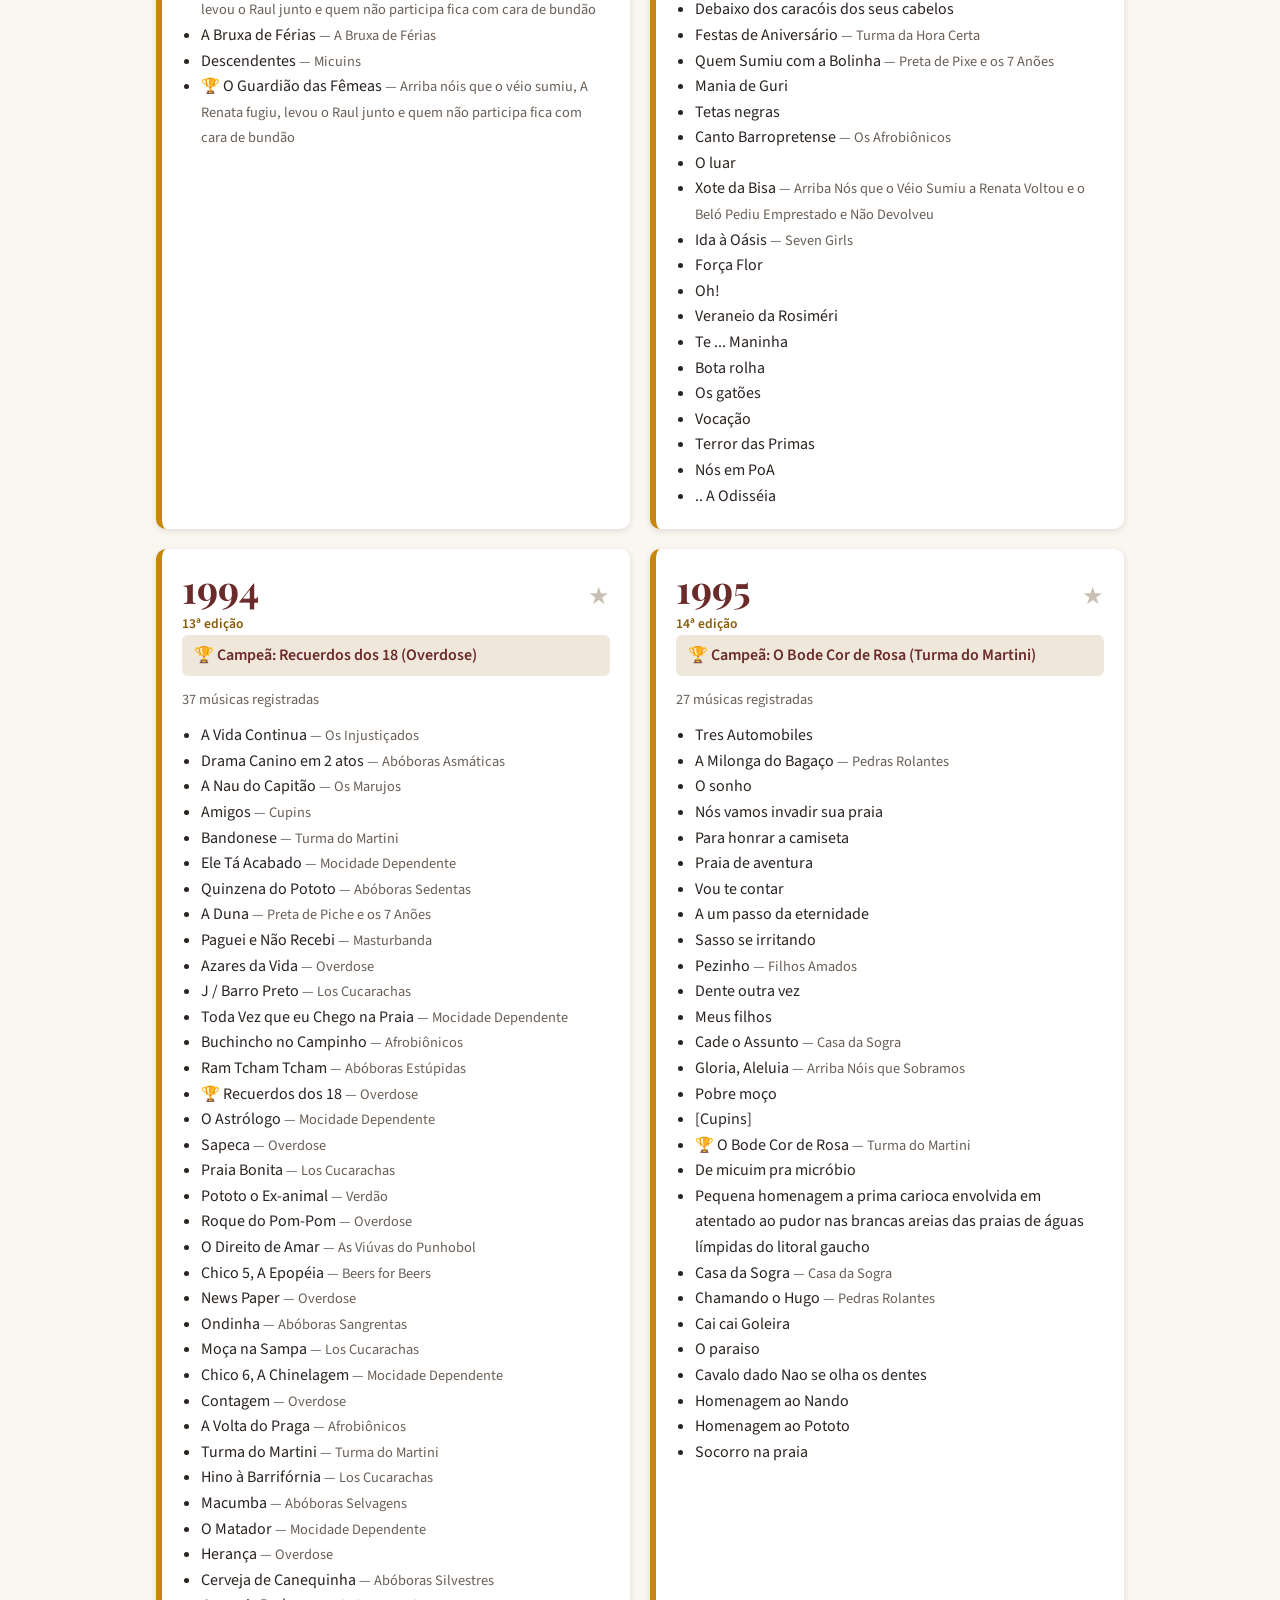
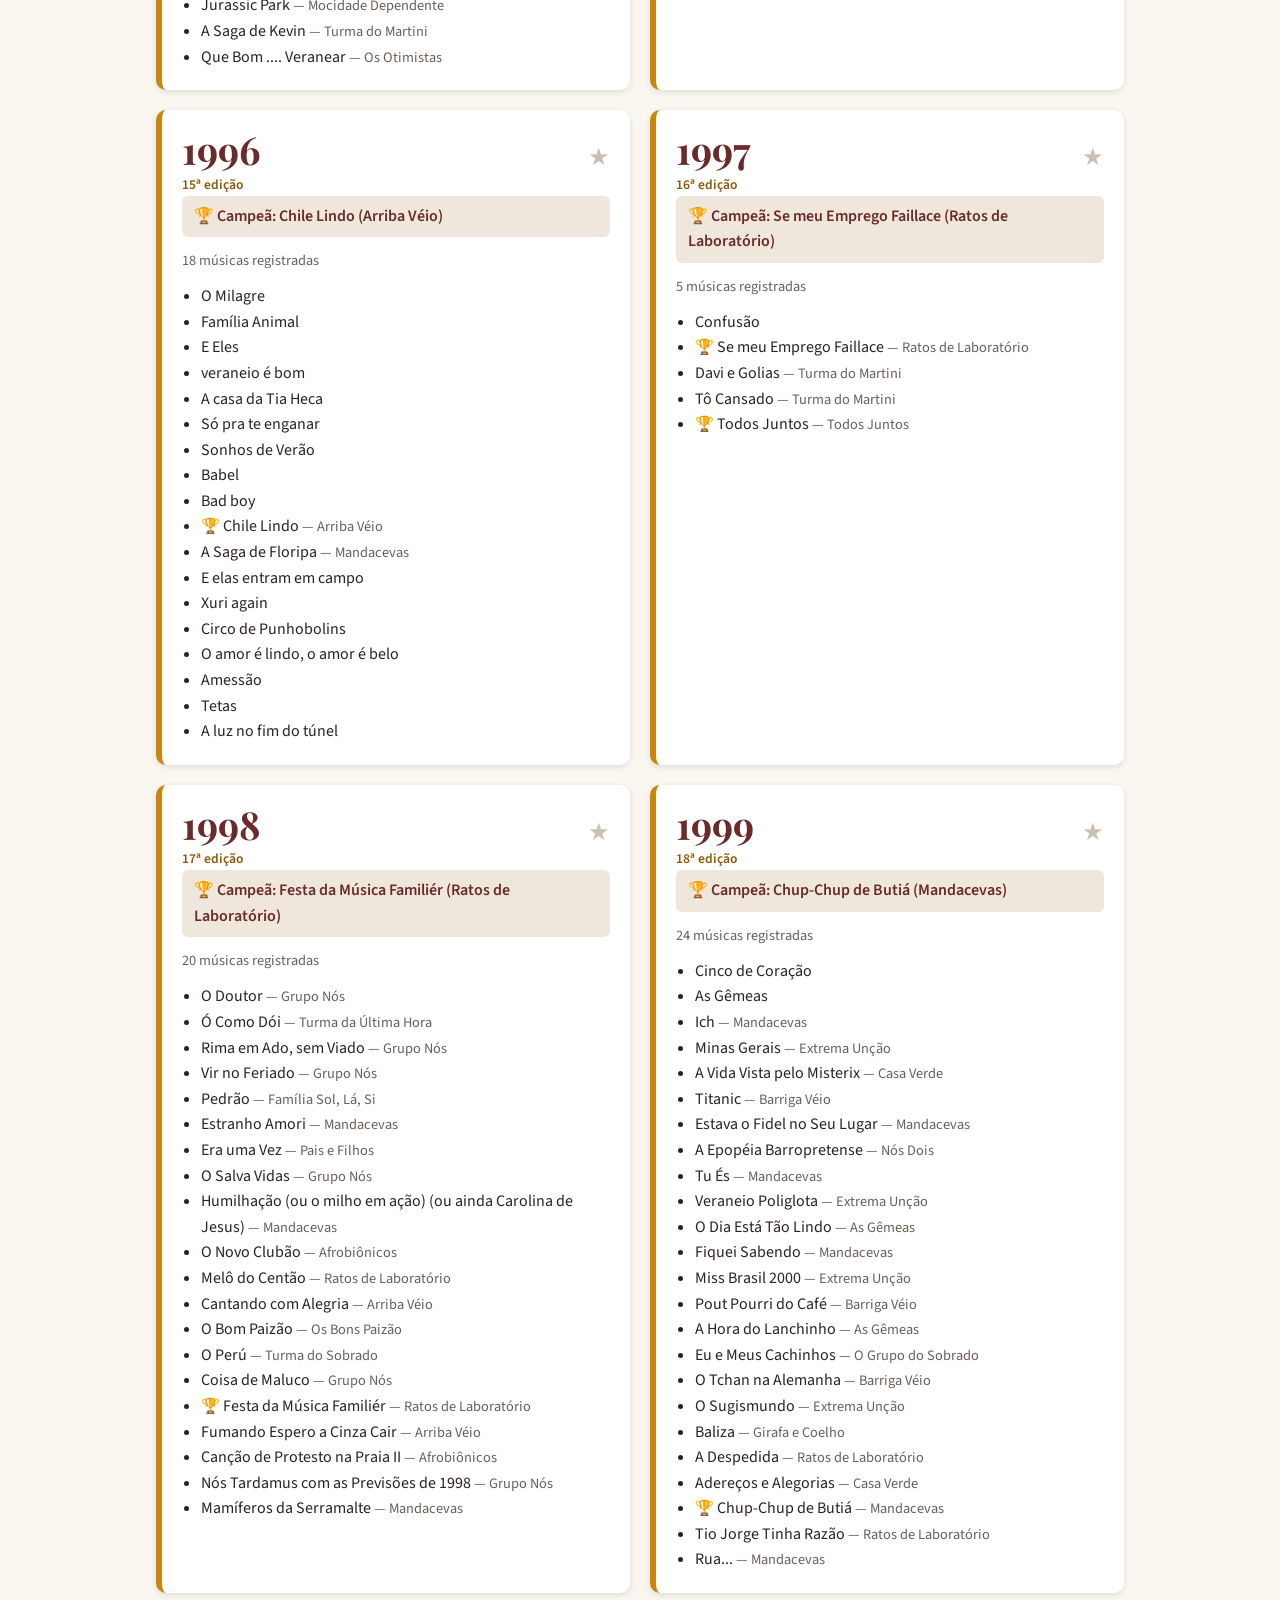
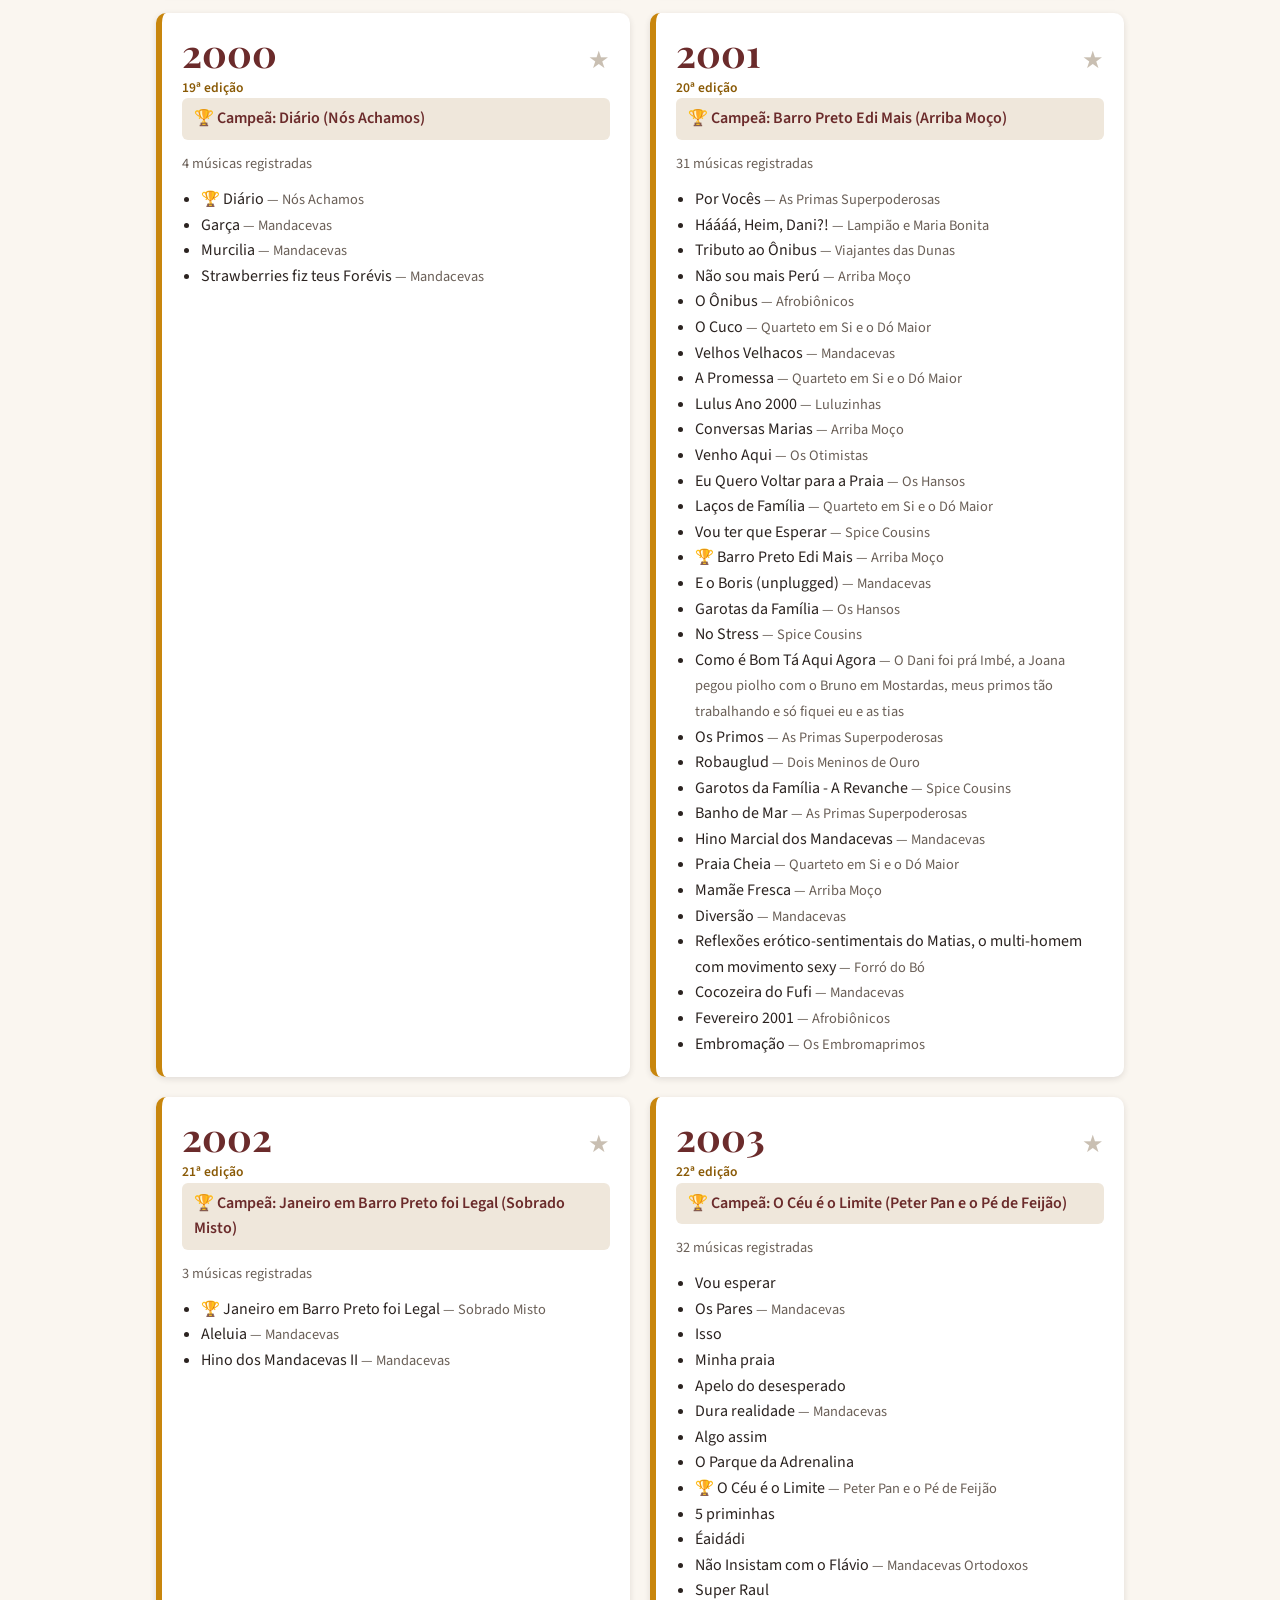
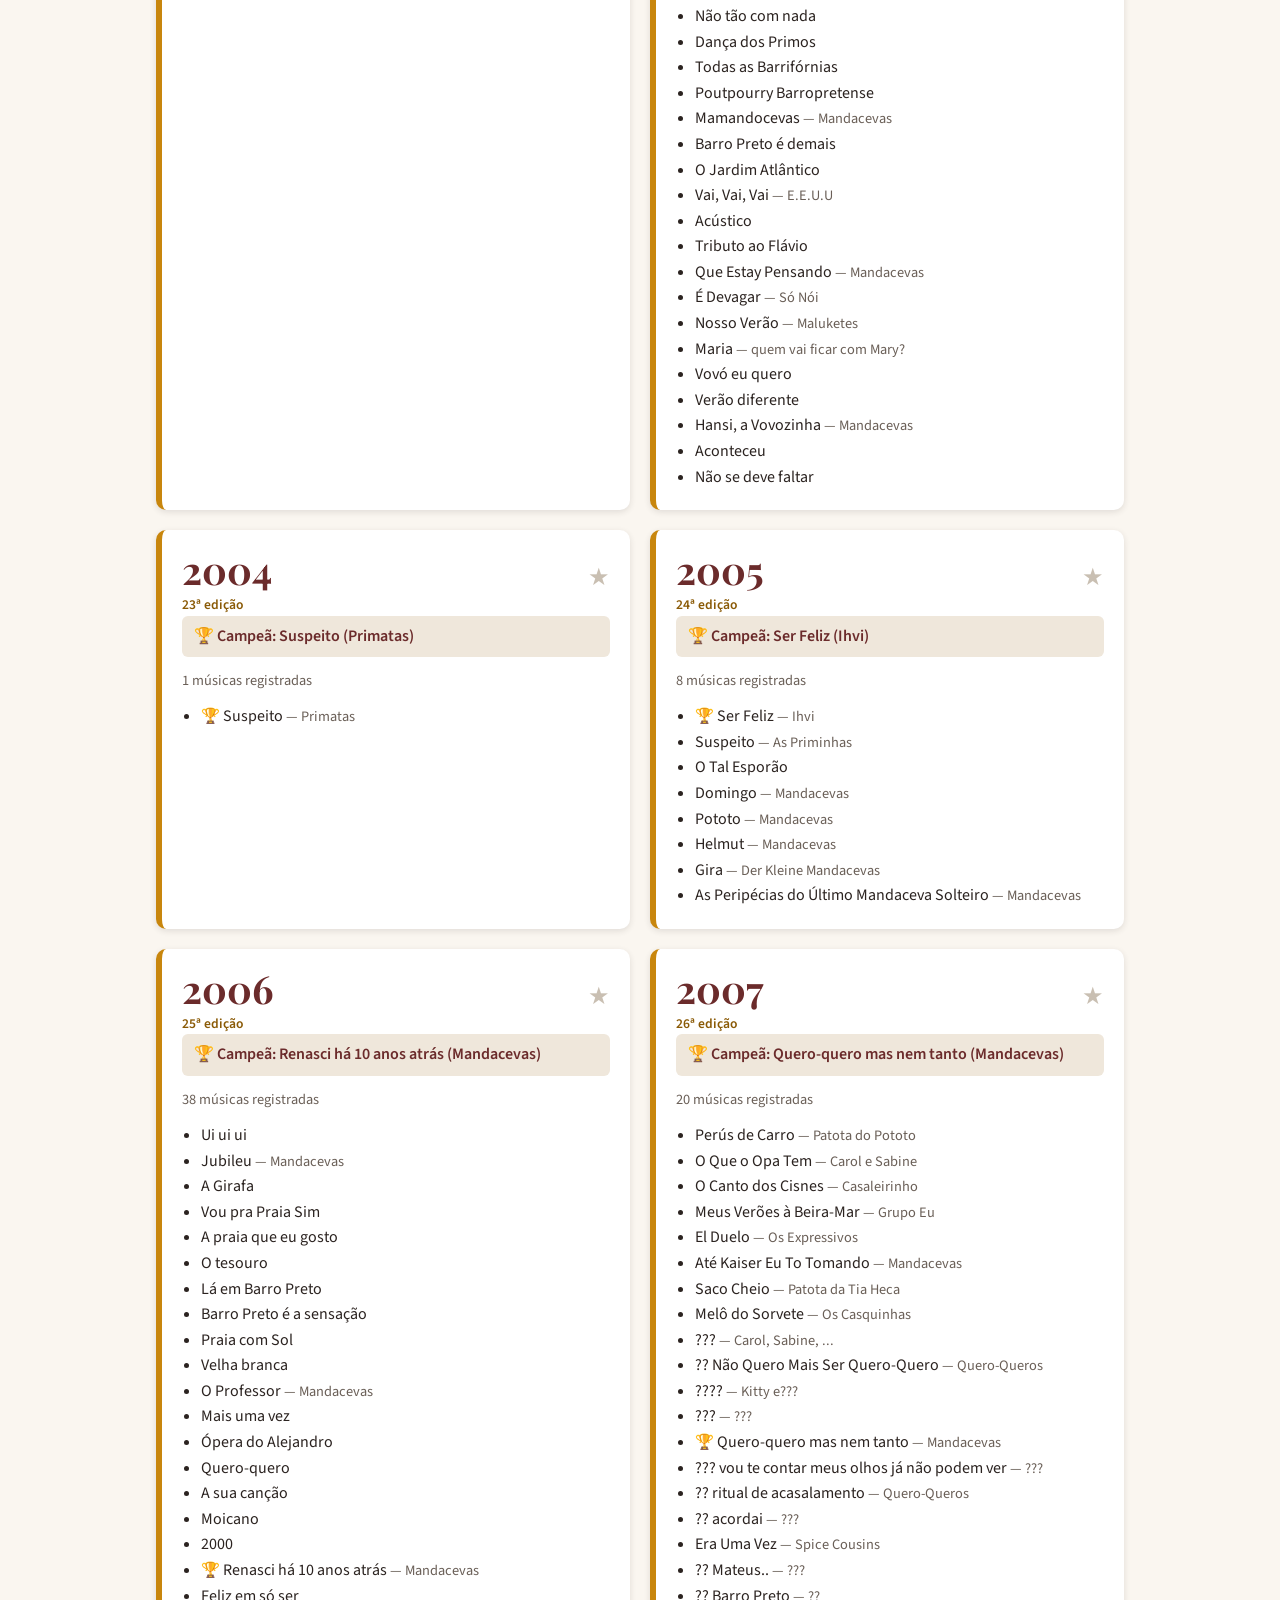
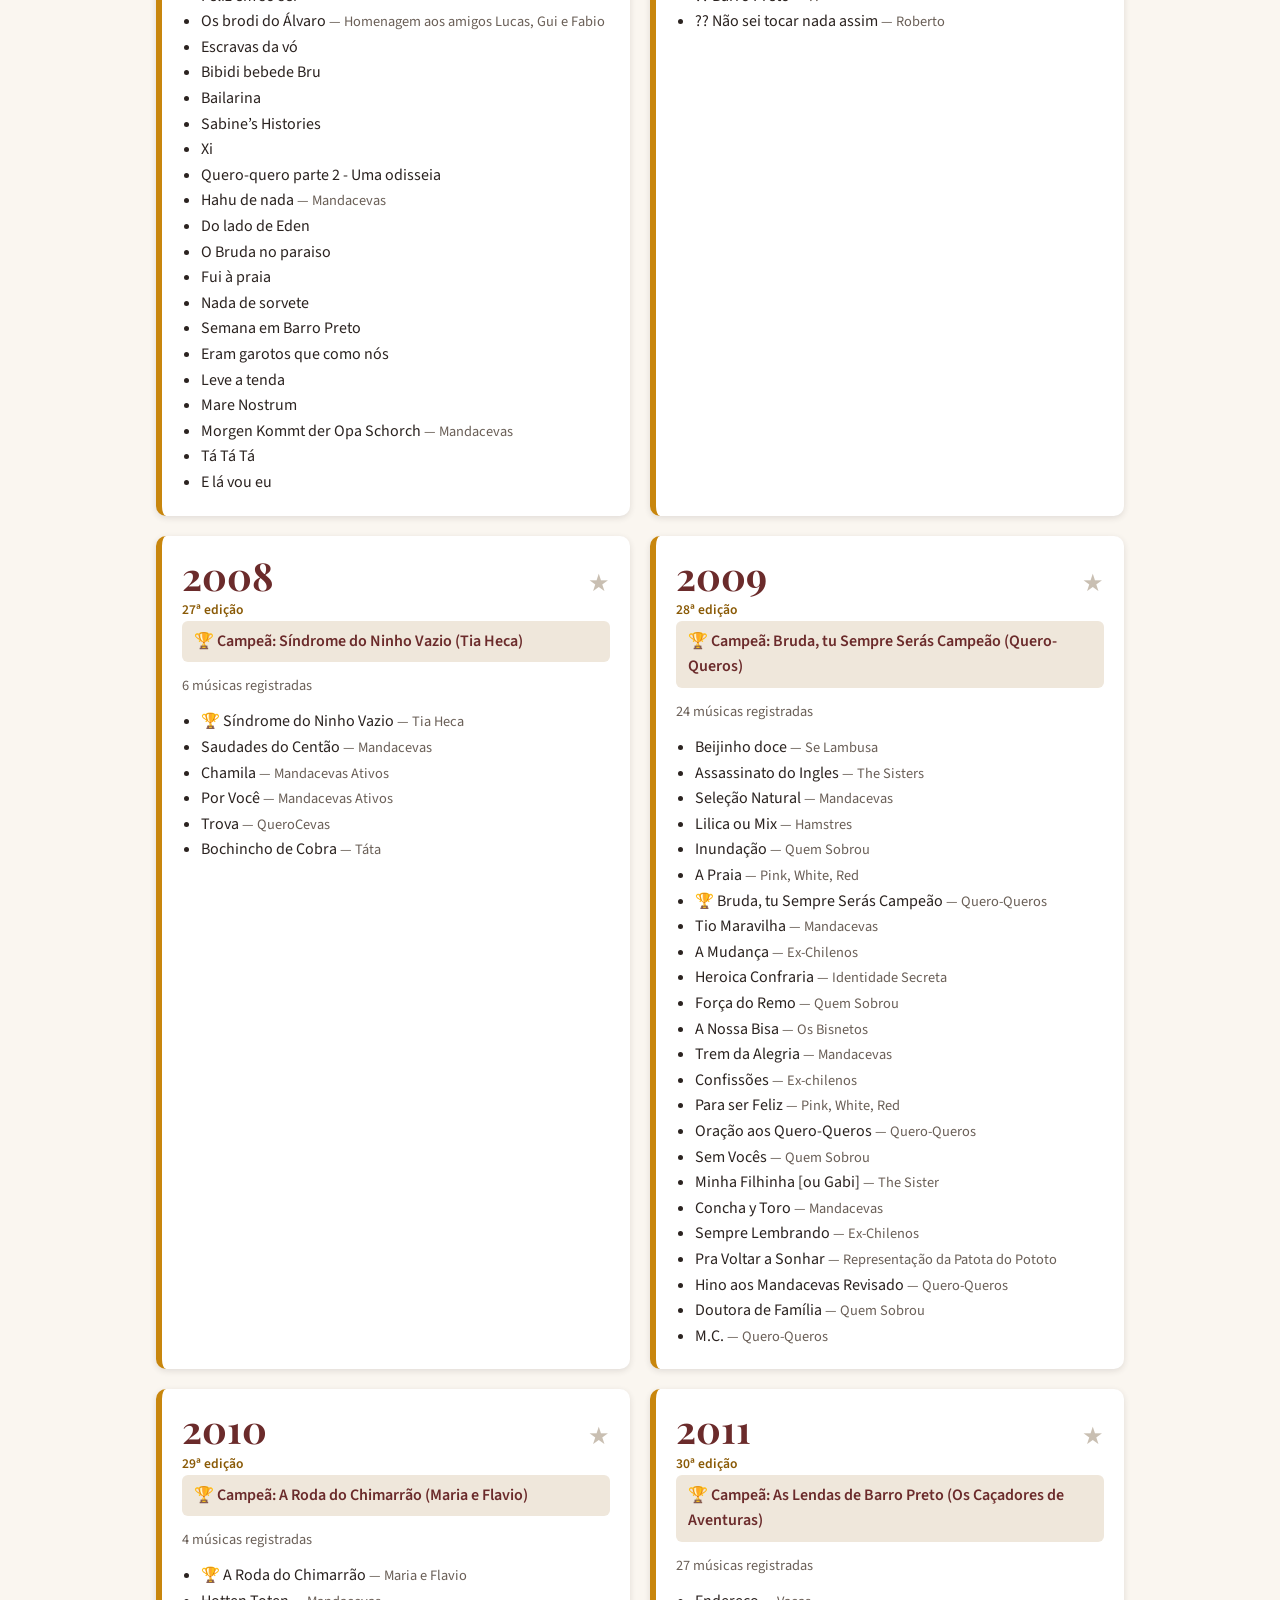
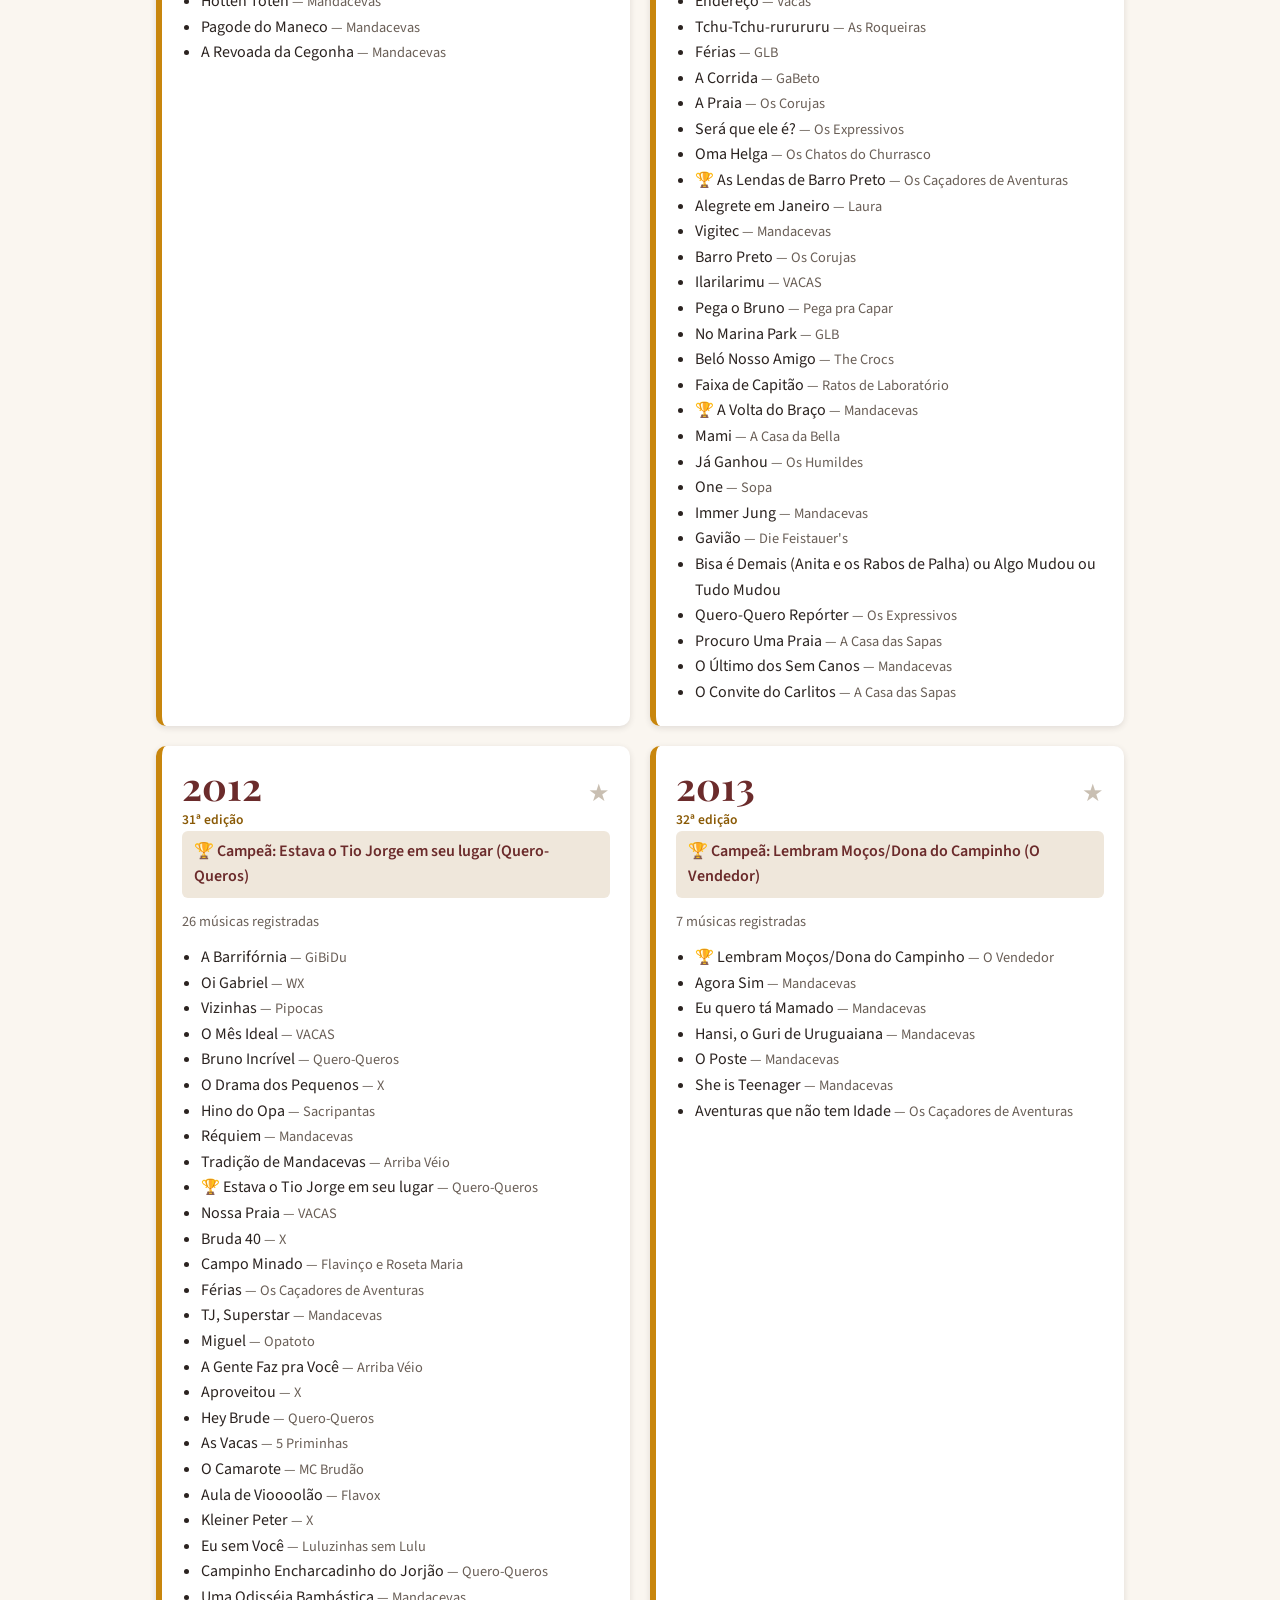
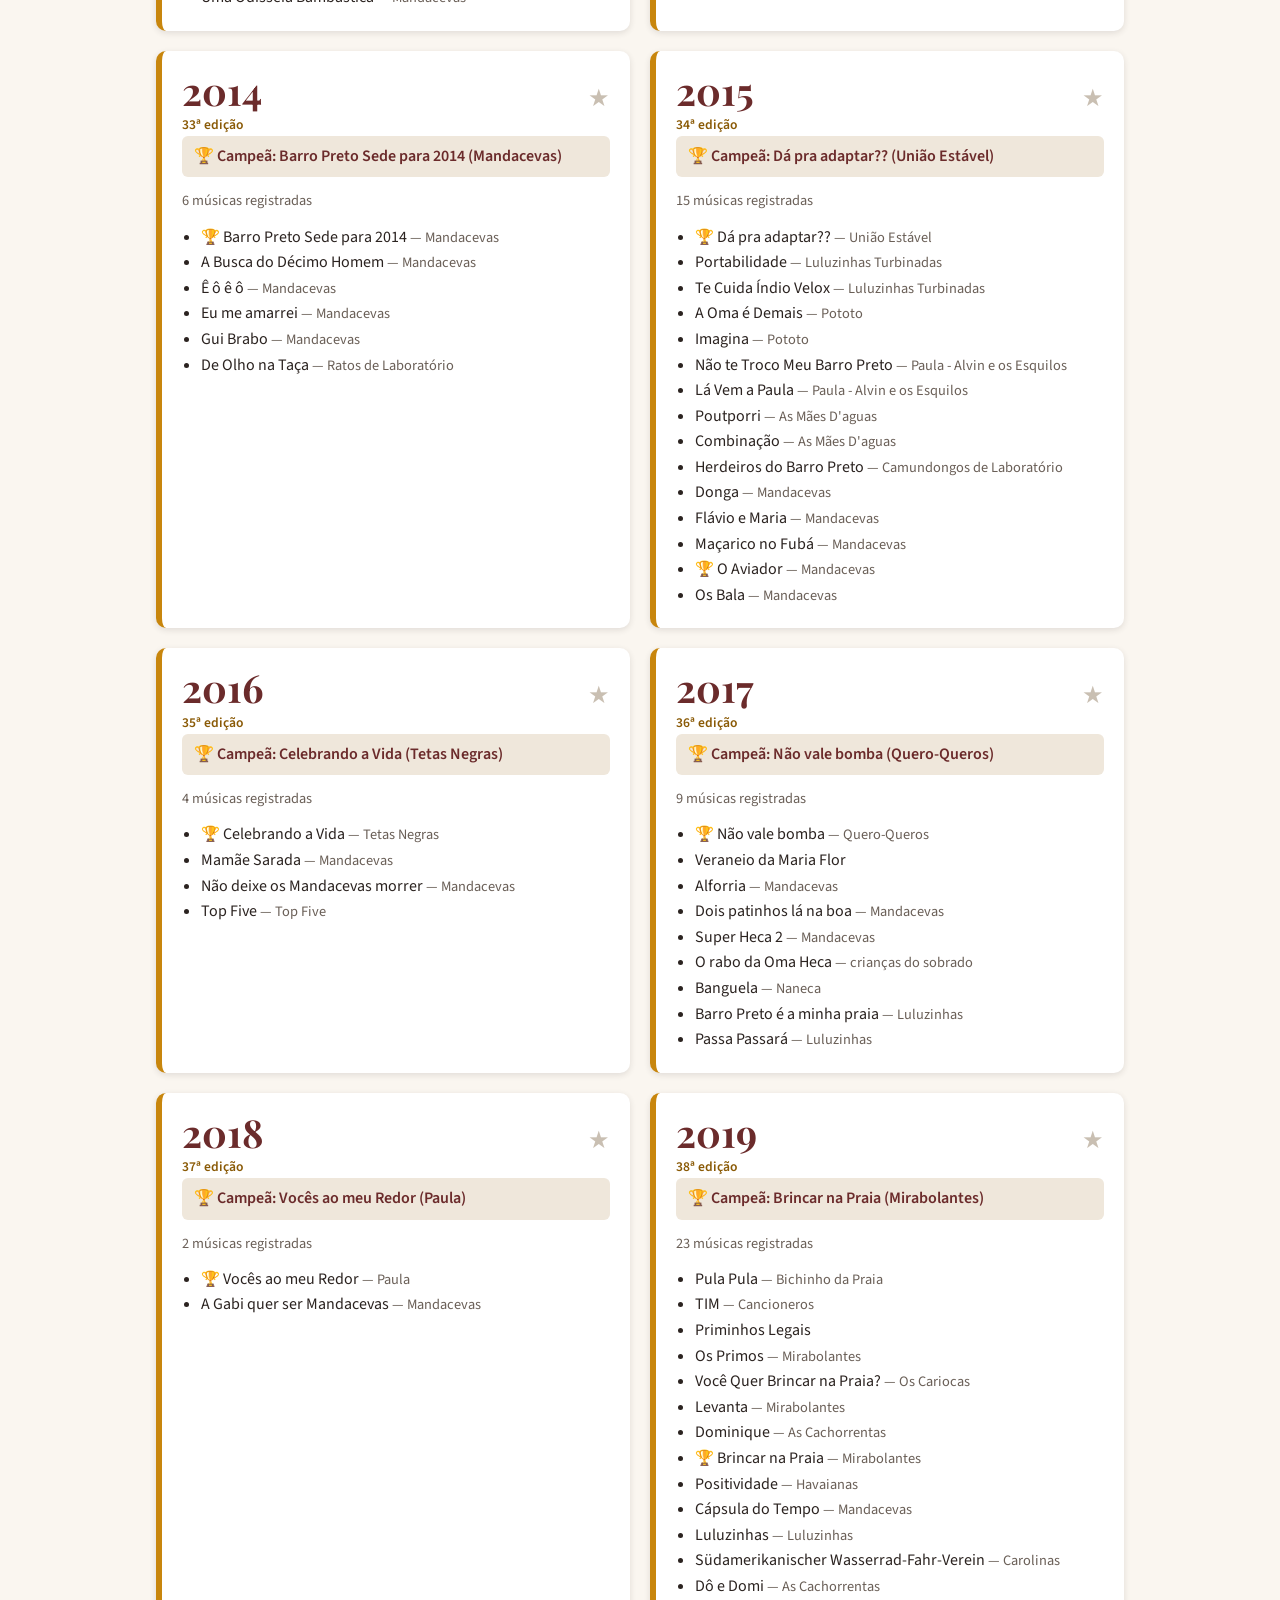
<file: barrifornia/edicoes.html>
<!DOCTYPE html>
<html lang="pt-BR">

<head>
  <meta charset="UTF-8">
  <meta name="viewport" content="width=device-width, initial-scale=1.0">
  <meta name="description"
    content="Acervo consultável das edições do festival Barrifórnia: busque por ano, tema ou música e marque suas edições favoritas.">
  <title>Edições — Barrifórnia da Canção Familiar</title>
  <link rel="preconnect" href="https://fonts.googleapis.com">
  <link rel="preconnect" href="https://fonts.gstatic.com" crossorigin>
  <link
    href="https://fonts.googleapis.com/css2?family=Playfair+Display:wght@600;700&amp;family=Source+Sans+3:wght@400;600&amp;display=swap"
    rel="stylesheet">
  <link rel="icon" href="images/favicon.png" type="image/png">
  <link rel="stylesheet" href="estilos/barrifornia.css">
</head>

<body>
  <header class="cabecalho">
    <div class="cabecalho-conteudo">
      <a class="marca" href="index.html">Barri<span>fórnia</span></a>
      <nav class="navegacao" aria-label="Navegação principal">
        <a href="index.html">Início</a>
        <a href="edicoes.html" aria-current="page">Edições</a>
        <a href="participar.html">Participar</a>
      </nav>
    </div>
  </header>

  <main>
    <section>
      <h1 class="titulo-secao">Acervo de edições</h1>
      <p>
        Busque por ano, tema, local ou nome de música. Marque com a estrela as
        edições que você quer revisitar — elas ficam salvas neste navegador.
      </p>

      <div class="controles">
        <div>
          <label for="busca">Buscar no acervo</label>
          <input type="search" id="busca" placeholder="Ex.: 1995, galpão, reencontro">
        </div>
        <div class="campo-checkbox">
          <input type="checkbox" id="filtro-favoritos">
          <label for="filtro-favoritos">Só favoritas</label>
        </div>
      </div>

      <p id="contador" class="contador"></p>
      <div id="lista-edicoes" class="lista-edicoes"></div>
    </section>
  </main>

  <footer class="rodape">
    <p>Barrifórnia da Canção Familiar — arquivo do festival desde 1982.</p>
    <p><a href="referencias.html">Referências e créditos</a></p>
  </footer>

  <script src="scripts/edicoes.js"></script>
</body>

</html>
</file>
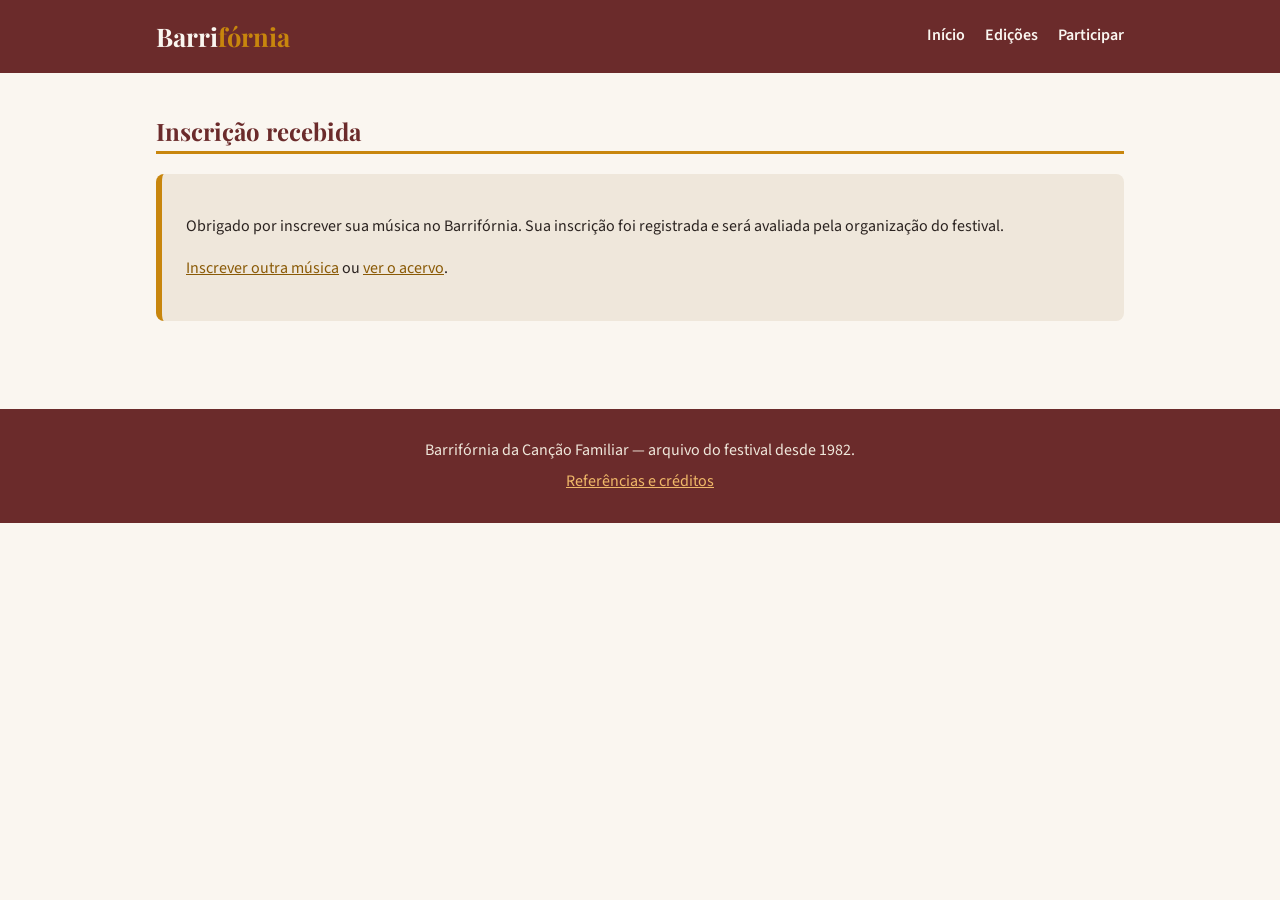
<file: barrifornia/enviado.html>
<!DOCTYPE html>
<html lang="pt-BR">

<head>
  <meta charset="UTF-8">
  <meta name="viewport" content="width=device-width, initial-scale=1.0">
  <meta name="description" content="Confirmação de inscrição de música para a próxima edição do festival Barrifórnia.">
  <title>Obrigado — Barrifórnia da Canção Familiar</title>
  <link rel="preconnect" href="https://fonts.googleapis.com">
  <link rel="preconnect" href="https://fonts.gstatic.com" crossorigin>
  <link
    href="https://fonts.googleapis.com/css2?family=Playfair+Display:wght@600;700&amp;family=Source+Sans+3:wght@400;600&amp;display=swap"
    rel="stylesheet">
  <link rel="icon" href="images/favicon.png" type="image/png">
  <link rel="stylesheet" href="estilos/barrifornia.css">
</head>

<body>
  <header class="cabecalho">
    <div class="cabecalho-conteudo">
      <a class="marca" href="index.html">Barri<span>fórnia</span></a>
      <nav class="navegacao" aria-label="Navegação principal">
        <a href="index.html">Início</a>
        <a href="edicoes.html">Edições</a>
        <a href="participar.html">Participar</a>
      </nav>
    </div>
  </header>

  <main>
    <section>
      <h1 class="titulo-secao">Inscrição recebida</h1>
      <div class="aviso">
        <p>
          Obrigado por inscrever sua música no Barrifórnia. Sua inscrição foi
          registrada e será avaliada pela organização do festival.
        </p>
        <p><a href="participar.html">Inscrever outra música</a> ou <a href="edicoes.html">ver o acervo</a>.</p>
      </div>
    </section>
  </main>

  <footer class="rodape">
    <p>Barrifórnia da Canção Familiar — arquivo do festival desde 1982.</p>
    <p><a href="referencias.html">Referências e créditos</a></p>
  </footer>
</body>

</html>
</file>
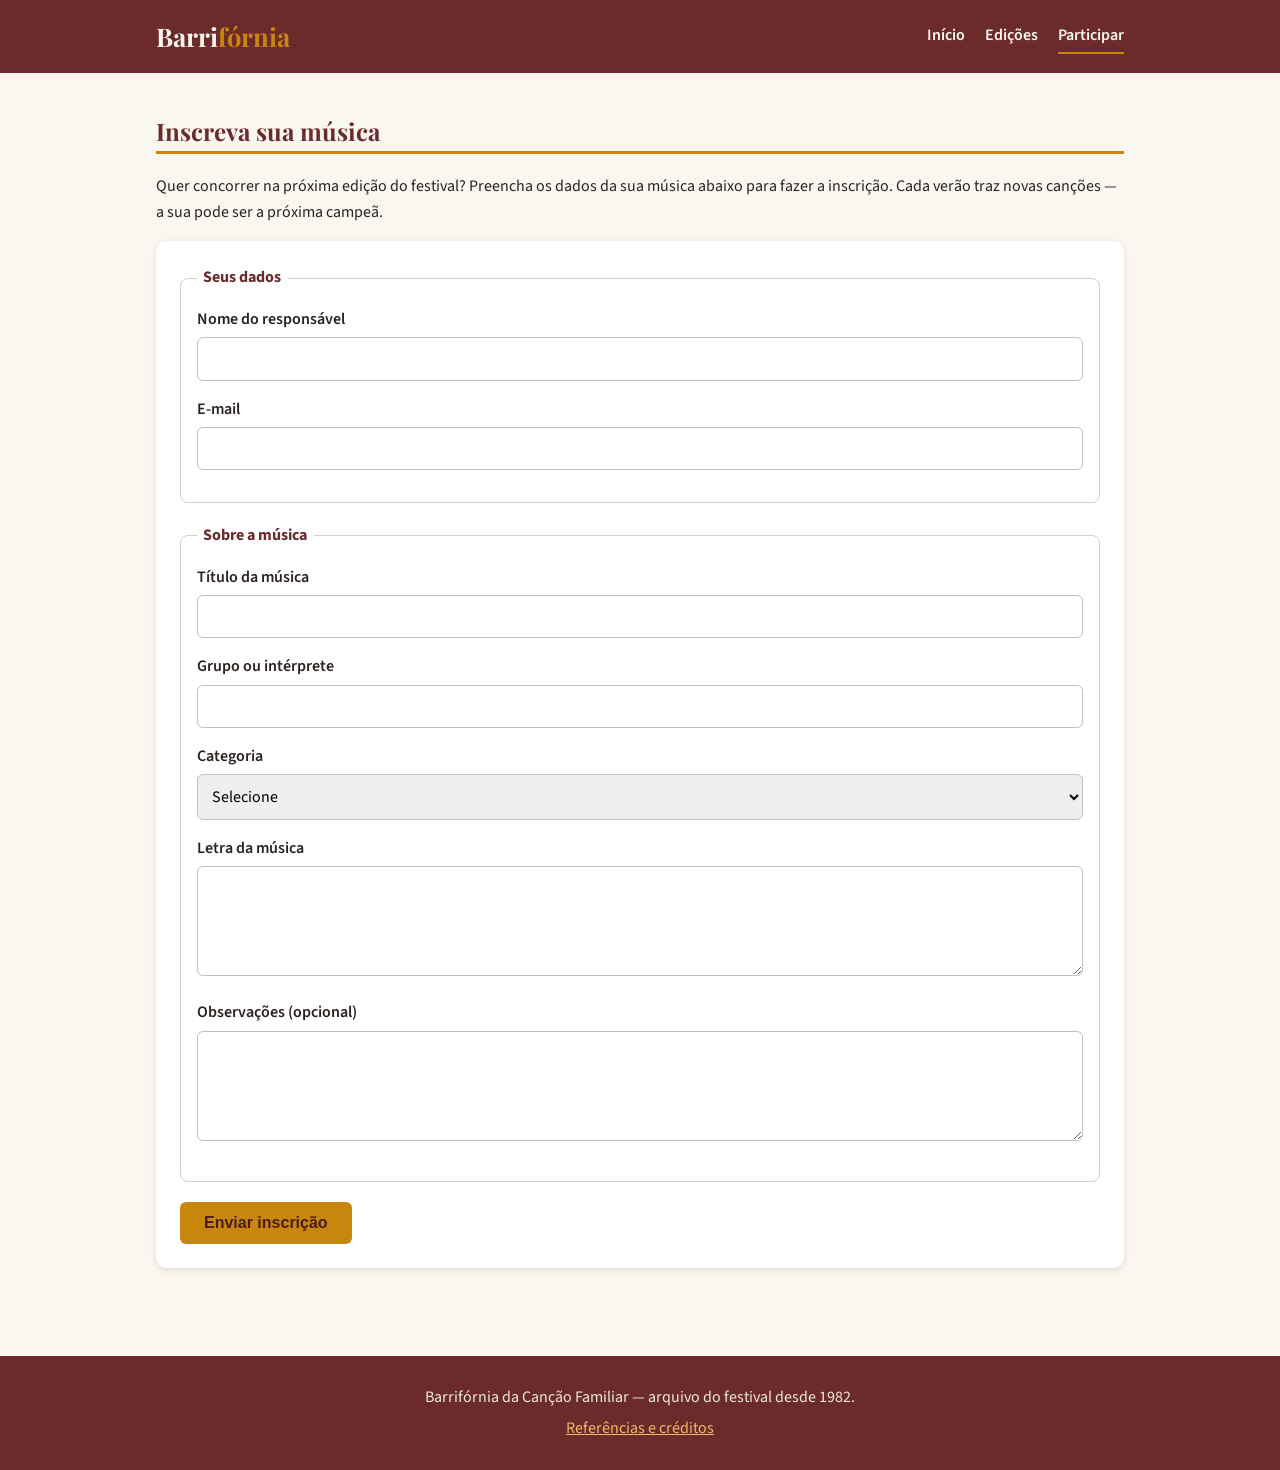
<file: barrifornia/participar.html>
<!DOCTYPE html>
<html lang="pt-BR">

<head>
  <meta charset="UTF-8">
  <meta name="viewport" content="width=device-width, initial-scale=1.0">
  <meta name="description"
    content="Inscreva uma nova música para a próxima edição do festival Barrifórnia da Canção Familiar.">
  <title>Participar — Barrifórnia da Canção Familiar</title>
  <link rel="preconnect" href="https://fonts.googleapis.com">
  <link rel="preconnect" href="https://fonts.gstatic.com" crossorigin>
  <link
    href="https://fonts.googleapis.com/css2?family=Playfair+Display:wght@600;700&amp;family=Source+Sans+3:wght@400;600&amp;display=swap"
    rel="stylesheet">
  <link rel="icon" href="images/favicon.png" type="image/png">
  <link rel="stylesheet" href="estilos/barrifornia.css">
</head>

<body>
  <header class="cabecalho">
    <div class="cabecalho-conteudo">
      <a class="marca" href="index.html">Barri<span>fórnia</span></a>
      <nav class="navegacao" aria-label="Navegação principal">
        <a href="index.html">Início</a>
        <a href="edicoes.html">Edições</a>
        <a href="participar.html" aria-current="page">Participar</a>
      </nav>
    </div>
  </header>

  <main>
    <section>
      <h1 class="titulo-secao">Inscreva sua música</h1>
      <p>
        Quer concorrer na próxima edição do festival? Preencha os dados da sua
        música abaixo para fazer a inscrição. Cada verão traz novas canções — a
        sua pode ser a próxima campeã.
      </p>

      <form class="formulario" method="get" action="enviado.html">
        <fieldset>
          <legend>Seus dados</legend>
          <div class="campo">
            <label for="nome">Nome do responsável</label>
            <input type="text" id="nome" name="nome" required>
          </div>
          <div class="campo">
            <label for="email">E-mail</label>
            <input type="email" id="email" name="email" required>
          </div>
        </fieldset>

        <fieldset>
          <legend>Sobre a música</legend>
          <div class="campo">
            <label for="titulo">Título da música</label>
            <input type="text" id="titulo" name="titulo" required>
          </div>
          <div class="campo">
            <label for="grupo">Grupo ou intérprete</label>
            <input type="text" id="grupo" name="grupo" required>
          </div>
          <div class="campo">
            <label for="categoria">Categoria</label>
            <select id="categoria" name="categoria" required>
              <option value="">Selecione</option>
              <option value="adulto">Adulto</option>
              <option value="infantil">Infantil</option>
              <option value="homenagem">Homenagem</option>
              <option value="outra">Outra</option>
            </select>
          </div>
          <div class="campo">
            <label for="letra">Letra da música</label>
            <textarea id="letra" name="letra" required></textarea>
          </div>
          <div class="campo">
            <label for="observacoes">Observações (opcional)</label>
            <textarea id="observacoes" name="observacoes"></textarea>
          </div>
        </fieldset>

        <button type="submit" class="botao">Enviar inscrição</button>
      </form>
    </section>
  </main>

  <footer class="rodape">
    <p>Barrifórnia da Canção Familiar — arquivo do festival desde 1982.</p>
    <p><a href="referencias.html">Referências e créditos</a></p>
  </footer>
</body>

</html>
</file>
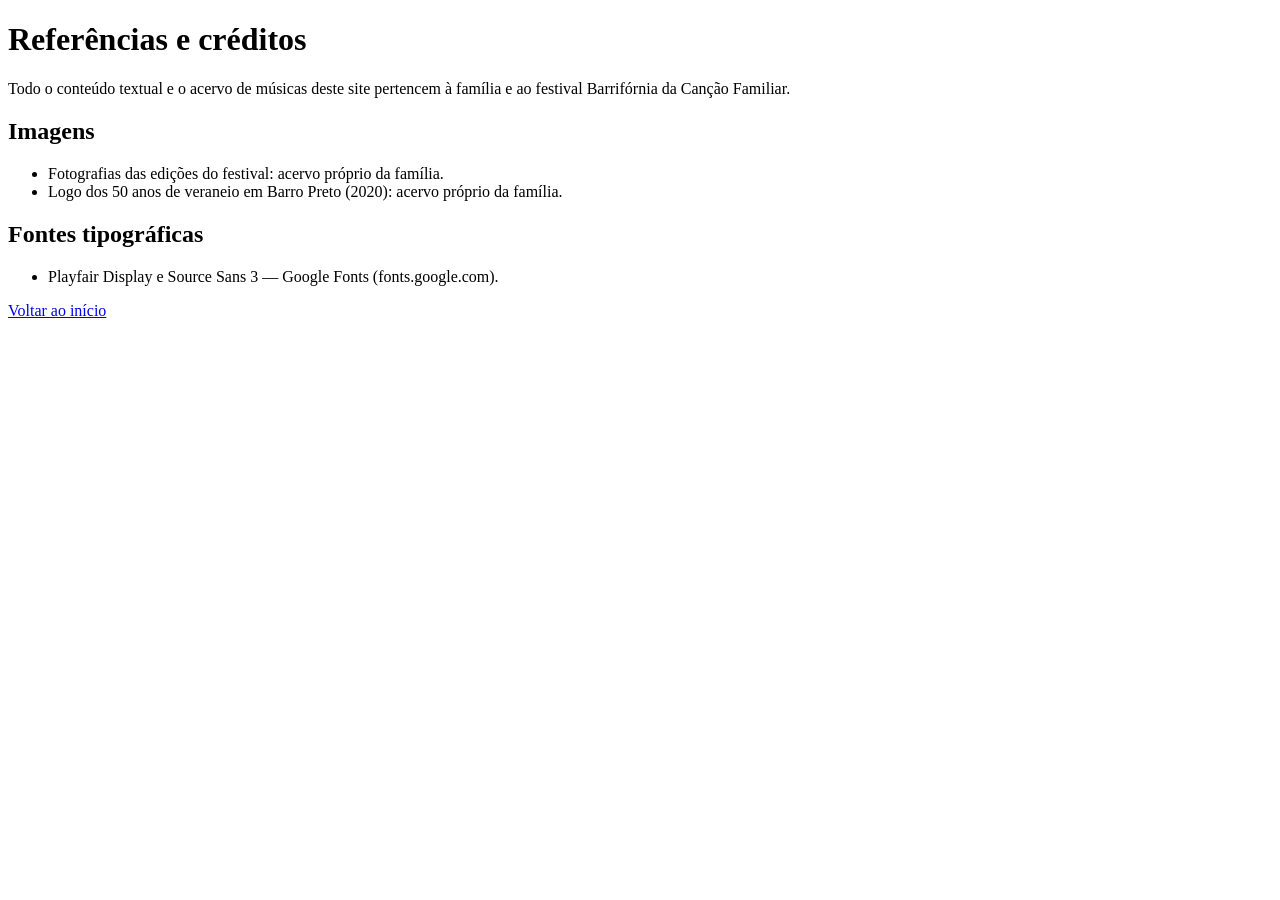
<file: barrifornia/referencias.html>
<!DOCTYPE html>
<html lang="pt-BR">
<head>
  <meta charset="UTF-8">
  <meta name="viewport" content="width=device-width, initial-scale=1.0">
  <meta name="description" content="Referências e créditos de imagens e conteúdos do site Barrifórnia da Canção Familiar.">
  <title>Referências — Barrifórnia da Canção Familiar</title>
  <link rel="icon" href="images/favicon.png" type="image/png">
</head>
<body>
  <h1>Referências e créditos</h1>

  <p>
    Todo o conteúdo textual e o acervo de músicas deste site pertencem à
    família e ao festival Barrifórnia da Canção Familiar.
  </p>

  <h2>Imagens</h2>
  <ul>
    <li>Fotografias das edições do festival: acervo próprio da família.</li>
    <li>Logo dos 50 anos de veraneio em Barro Preto (2020): acervo próprio da família.</li>
  </ul>

  <h2>Fontes tipográficas</h2>
  <ul>
    <li>Playfair Display e Source Sans 3 — Google Fonts (fonts.google.com).</li>
  </ul>

  <p><a href="index.html">Voltar ao início</a></p>
</body>
</html>
</file>
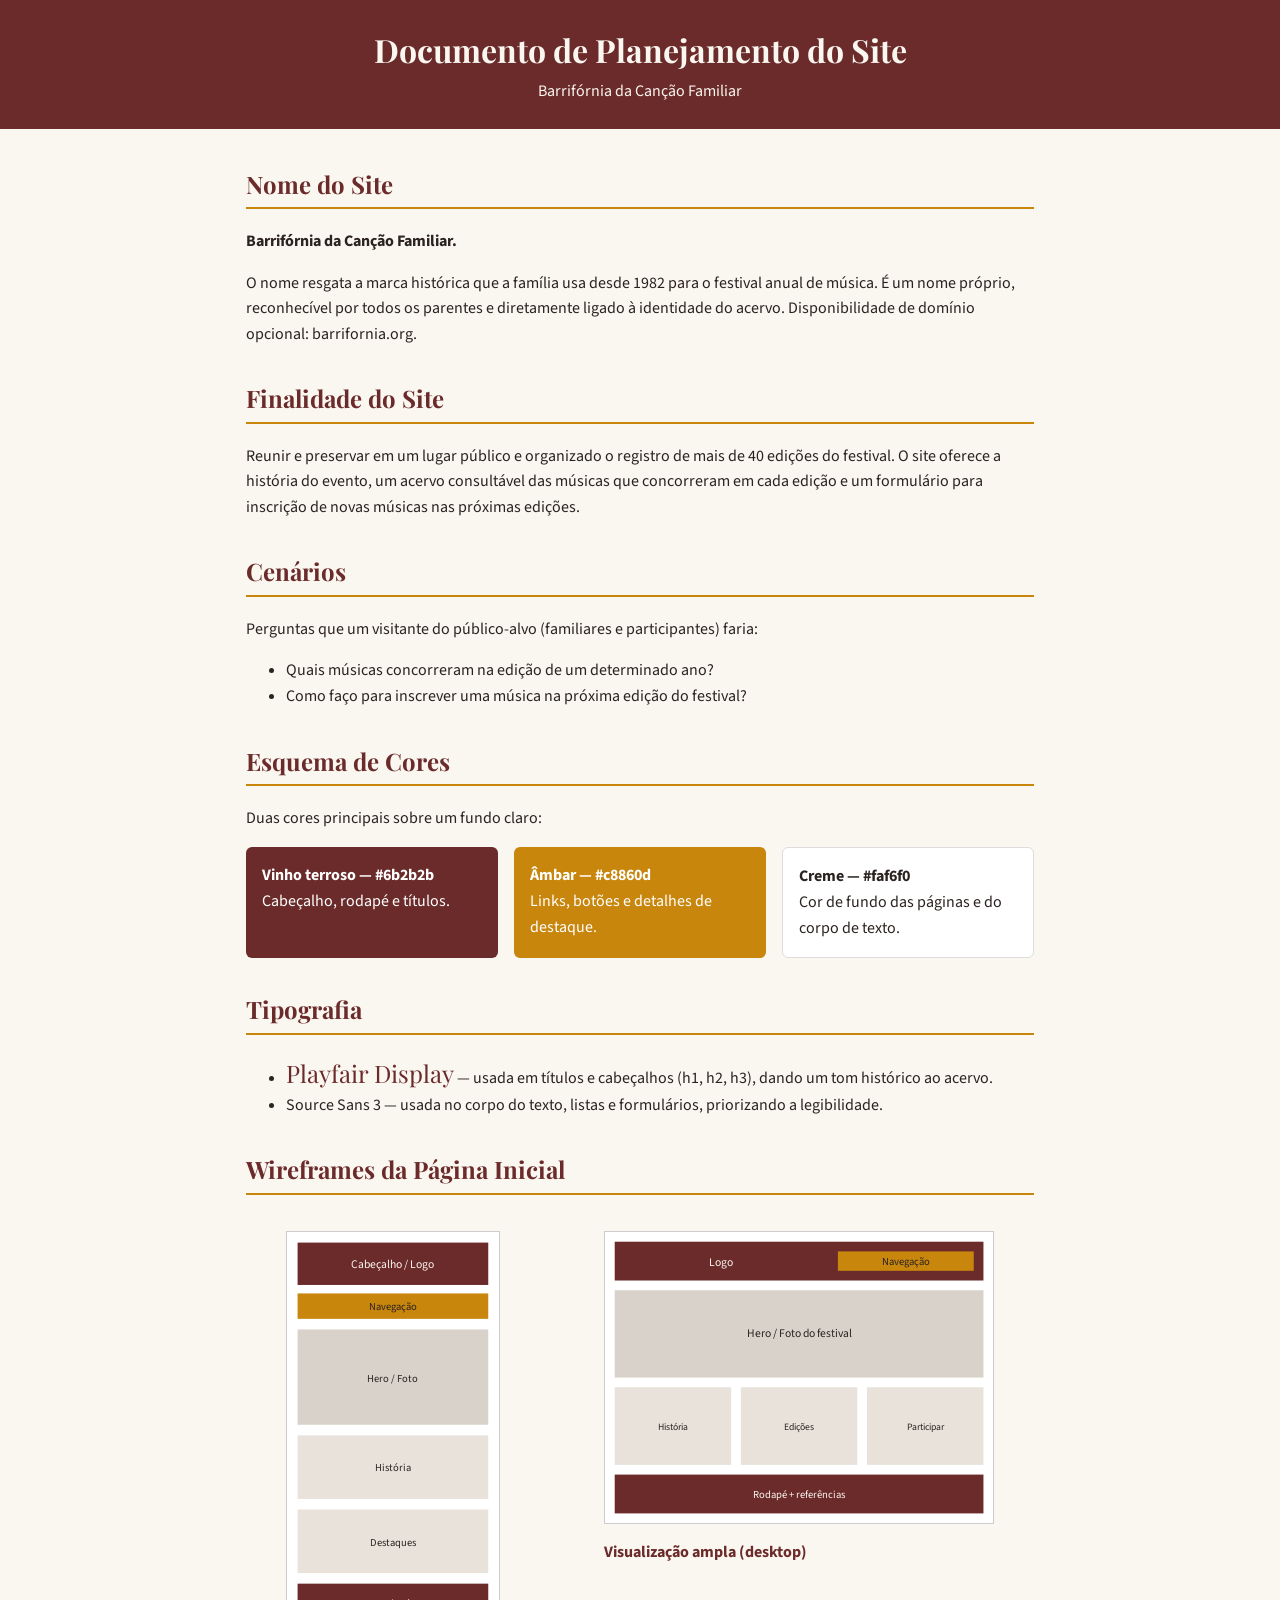
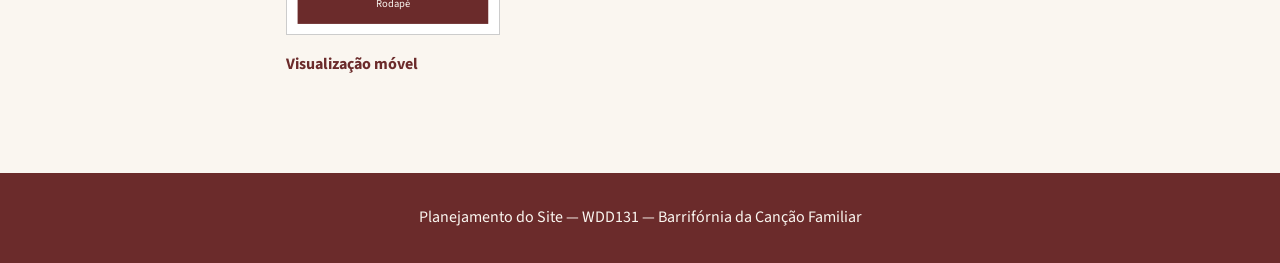
<file: projeto/planejamentodosite.html>
<!DOCTYPE html>
<html lang="pt-BR">
<head>
  <meta charset="UTF-8">
  <meta name="viewport" content="width=device-width, initial-scale=1.0">
  <meta name="description" content="Documento de planejamento do site Barrifórnia da Canção Familiar, arquivo histórico do festival de música da família.">
  <title>Planejamento do Site — Barrifórnia da Canção Familiar</title>
  <link rel="preconnect" href="https://fonts.googleapis.com">
  <link rel="preconnect" href="https://fonts.gstatic.com" crossorigin>
  <link href="https://fonts.googleapis.com/css2?family=Playfair+Display:wght@600;700&amp;family=Source+Sans+3:wght@400;600&amp;display=swap" rel="stylesheet">
  <link rel="stylesheet" href="planejamentodosite.css">
</head>
<body>
  <header>
    <h1>Documento de Planejamento do Site</h1>
    <p>Barrifórnia da Canção Familiar</p>
  </header>

  <main>
    <section>
      <h2>Nome do Site</h2>
      <p><strong>Barrifórnia da Canção Familiar.</strong></p>
      <p>
        O nome resgata a marca histórica que a família usa desde 1982 para o
        festival anual de música. É um nome próprio, reconhecível por todos os
        parentes e diretamente ligado à identidade do acervo. Disponibilidade de
        domínio opcional: barrifornia.org.
      </p>
    </section>

    <section>
      <h2>Finalidade do Site</h2>
      <p>
        Reunir e preservar em um lugar público e organizado o registro de mais de
        40 edições do festival. O site oferece a história do evento, um acervo
        consultável das músicas que concorreram em cada edição e um formulário
        para inscrição de novas músicas nas próximas edições.
      </p>
    </section>

    <section>
      <h2>Cenários</h2>
      <p>Perguntas que um visitante do público-alvo (familiares e participantes) faria:</p>
      <ul>
        <li>Quais músicas concorreram na edição de um determinado ano?</li>
        <li>Como faço para inscrever uma música na próxima edição do festival?</li>
      </ul>
    </section>

    <section>
      <h2>Esquema de Cores</h2>
      <p>Duas cores principais sobre um fundo claro:</p>
      <ul class="paleta">
        <li class="amostra fundo-primaria">
          <strong>Vinho terroso — #6b2b2b</strong><br>
          Cabeçalho, rodapé e títulos.
        </li>
        <li class="amostra fundo-destaque">
          <strong>Âmbar — #c8860d</strong><br>
          Links, botões e detalhes de destaque.
        </li>
        <li class="amostra fundo-claro">
          <strong>Creme — #faf6f0</strong><br>
          Cor de fundo das páginas e do corpo de texto.
        </li>
      </ul>
    </section>

    <section>
      <h2>Tipografia</h2>
      <ul>
        <li>
          <span class="exemplo-display">Playfair Display</span> — usada em títulos
          e cabeçalhos (h1, h2, h3), dando um tom histórico ao acervo.
        </li>
        <li>
          <span class="exemplo-corpo">Source Sans 3</span> — usada no corpo do
          texto, listas e formulários, priorizando a legibilidade.
        </li>
      </ul>
    </section>

    <section>
      <h2>Wireframes da Página Inicial</h2>
      <div class="wireframes">
        <figure class="wireframe">
          <svg viewBox="0 0 200 380" role="img" aria-labelledby="titulo-mobile" xmlns="http://www.w3.org/2000/svg">
            <title id="titulo-mobile">Wireframe da página inicial em visualização móvel</title>
            <rect x="10" y="10" width="180" height="40" fill="#6b2b2b"></rect>
            <rect x="10" y="58" width="180" height="24" fill="#c8860d"></rect>
            <rect x="10" y="92" width="180" height="90" fill="#d9d2ca"></rect>
            <rect x="10" y="192" width="180" height="60" fill="#e8e2da"></rect>
            <rect x="10" y="262" width="180" height="60" fill="#e8e2da"></rect>
            <rect x="10" y="332" width="180" height="38" fill="#6b2b2b"></rect>
            <text x="100" y="34" fill="#faf6f0" font-size="11" text-anchor="middle">Cabeçalho / Logo</text>
            <text x="100" y="74" fill="#2b2320" font-size="10" text-anchor="middle">Navegação</text>
            <text x="100" y="142" fill="#2b2320" font-size="10" text-anchor="middle">Hero / Foto</text>
            <text x="100" y="226" fill="#2b2320" font-size="10" text-anchor="middle">História</text>
            <text x="100" y="296" fill="#2b2320" font-size="10" text-anchor="middle">Destaques</text>
            <text x="100" y="354" fill="#faf6f0" font-size="10" text-anchor="middle">Rodapé</text>
          </svg>
          <figcaption>Visualização móvel</figcaption>
        </figure>

        <figure class="wireframe">
          <svg viewBox="0 0 400 300" role="img" aria-labelledby="titulo-desktop" xmlns="http://www.w3.org/2000/svg">
            <title id="titulo-desktop">Wireframe da página inicial em visualização ampla</title>
            <rect x="10" y="10" width="380" height="40" fill="#6b2b2b"></rect>
            <rect x="240" y="20" width="140" height="20" fill="#c8860d"></rect>
            <rect x="10" y="60" width="380" height="90" fill="#d9d2ca"></rect>
            <rect x="10" y="160" width="120" height="80" fill="#e8e2da"></rect>
            <rect x="140" y="160" width="120" height="80" fill="#e8e2da"></rect>
            <rect x="270" y="160" width="120" height="80" fill="#e8e2da"></rect>
            <rect x="10" y="250" width="380" height="40" fill="#6b2b2b"></rect>
            <text x="120" y="35" fill="#faf6f0" font-size="12" text-anchor="middle">Logo</text>
            <text x="310" y="34" fill="#2b2320" font-size="11" text-anchor="middle">Navegação</text>
            <text x="200" y="108" fill="#2b2320" font-size="12" text-anchor="middle">Hero / Foto do festival</text>
            <text x="70" y="204" fill="#2b2320" font-size="10" text-anchor="middle">História</text>
            <text x="200" y="204" fill="#2b2320" font-size="10" text-anchor="middle">Edições</text>
            <text x="330" y="204" fill="#2b2320" font-size="10" text-anchor="middle">Participar</text>
            <text x="200" y="274" fill="#faf6f0" font-size="11" text-anchor="middle">Rodapé + referências</text>
          </svg>
          <figcaption>Visualização ampla (desktop)</figcaption>
        </figure>
      </div>
    </section>
  </main>

  <footer>
    <p>Planejamento do Site — WDD131 — Barrifórnia da Canção Familiar</p>
  </footer>
</body>
</html>
</file>
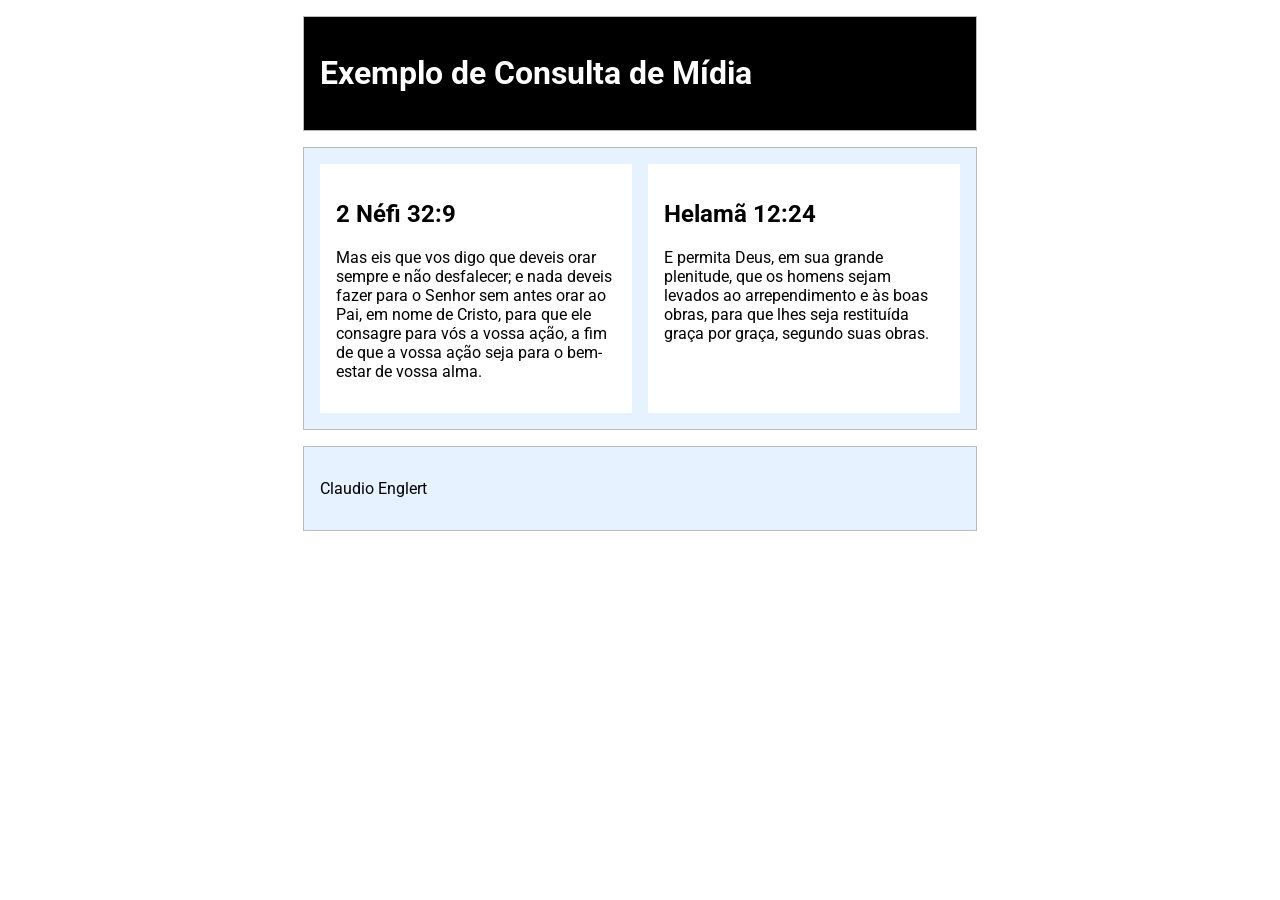
<file: semana02/consulta-de-midia.html>
<!DOCTYPE html>
<html lang="pt-BR">

<head>
    <meta charset="utf-8">
    <meta name="viewport" content="width=device-width, initial-scale=1.0">
    <title>WDD 131 – Exemplo de Consulta de Mídia</title>
    <meta name="description" content="Página de exemplo da atividade de aprendizagem sobre consulta de mídia.">
    <meta name="author" content="Claudio Englert">
    <link rel="preconnect" href="https://fonts.googleapis.com">
    <link rel="preconnect" href="https://fonts.gstatic.com" crossorigin>
    <link href="https://fonts.googleapis.com/css2?family=Roboto&display=swap" rel="stylesheet">
    <link rel="stylesheet" href="estilos/consulta-de-midia.css">
    <link rel="stylesheet" href="estilos/consulta-de-midia-grande.css">
</head>

<body>
    <header>
        <h1>Exemplo de Consulta de Mídia</h1>
    </header>
    <main>
        <section class="consulta-de-midia">
            <h2>2 Néfi 32:9</h2>
            <p>Mas eis que vos digo que deveis orar sempre e não desfalecer; e nada deveis fazer para o Senhor sem antes
                orar ao Pai, em nome de Cristo, para que ele consagre para vós a vossa ação, a fim de que a vossa ação
                seja
                para o bem-estar de vossa alma.</p>
        </section>
        <section class="consulta-de-midia">
            <h2>Helamã 12:24</h2>
            <p>E permita Deus, em sua grande plenitude, que os homens sejam levados ao arrependimento e às boas obras,
                para
                que lhes seja restituída graça por graça, segundo suas obras.</p>
        </section>
    </main>
    <footer>
        <p>Claudio Englert</p>
    </footer>
</file>
<file: estilos/base.css>
body {
    font-family: "Play", sans-serif;
}

header {
    background-color: #1d3f5e;
    color: white;
    text-align: center;
    padding: 0;
}

header h1 {
    font-weight: 400;
    text-align: center;
    margin: 0;
    padding: 0.5rem 1rem;
}

header h1 span {
    display: block;
}

nav ul {
    display: flex;
    justify-content: space-around;
    list-style: none;
    margin: 0;
    padding: 0;
    background-color: #2b2b2b;
}

nav a {
    display: block;
    color: white;
    text-decoration: none;
    padding: 0.5rem;
}

nav a:hover {
    background-color: #ffd700;
    color: #1d3f5e;
}

main h1 {
    font-weight: 400;
    color: #1d3f5e;
    text-align: center;
    margin: 0;
    padding: 1.5rem;
}

main {
    display: block;
    max-width: 1000px;
    margin: 0 auto;
}

.cards {
    display: grid;
    grid-template-columns: 2fr 1fr;
    gap: 1rem;
}

.card {
    border: 1px solid #ccc;
    border-radius: 6px;
    overflow: hidden;
}

.card h2 {
    background-color: #1d3f5e;
    color: white;
    text-align: center;
    margin: 0;
    padding: 0.75rem;
}

p {
    padding: 0.75rem 1rem;
}

.sobre-conteudo {
    display: block;
    gap: 1rem;
    padding: 0;
    margin: 0;
}

.linha {
    display: flex;
    gap: 1rem;
    padding: 1rem;
    align-items: center;
}

.linha img {
    width: 150px;
    height: auto;
    flex-shrink: 0;
    border-radius: 8px;
}

.linha.invertida img {
    width: 250px;
}

.card ul li {
    padding: 1.5rem 0;
}

footer {
    background-color: #1d3f5e;
    color: white;
    text-align: center;
    padding: 0.5rem;
    margin: 1rem 0rem;
}

footer p {
    margin: 0.25rem 0;
    padding: 0;
}
</file>
<file: barrifornia/estilos/barrifornia.css>
:root {
  --vinho: #6b2b2b;
  --vinho-escuro: #4a1d1d;
  --ambar: #c8860d;
  --ambar-texto: #8a5a06;
  --creme: #faf6f0;
  --creme-escuro: #efe7db;
  --texto: #2b2320;
  --branco: #ffffff;
}

* {
  box-sizing: border-box;
}

body {
  margin: 0;
  font-family: "Source Sans 3", Arial, sans-serif;
  color: var(--texto);
  background-color: var(--creme);
  line-height: 1.6;
}

h1,
h2,
h3 {
  font-family: "Playfair Display", Georgia, serif;
  line-height: 1.2;
  color: var(--vinho);
}

a {
  color: var(--ambar-texto);
}

img {
  max-width: 100%;
  display: block;
}

.cabecalho {
  background-color: var(--vinho);
  color: var(--creme);
}

.cabecalho-conteudo {
  max-width: 1000px;
  margin: 0 auto;
  padding: 1rem;
  display: flex;
  flex-wrap: wrap;
  align-items: center;
  justify-content: space-between;
  gap: 0.5rem;
}

.marca {
  font-family: "Playfair Display", Georgia, serif;
  font-size: 1.6rem;
  font-weight: 700;
  color: var(--creme);
  text-decoration: none;
}

.marca span {
  color: var(--ambar);
}

.navegacao {
  display: flex;
  gap: 1.25rem;
}

.navegacao a {
  color: var(--creme);
  text-decoration: none;
  font-weight: 600;
  padding: 0.25rem 0;
  border-bottom: 2px solid transparent;
}

.navegacao a:hover,
.navegacao a[aria-current="page"] {
  border-bottom-color: var(--ambar);
}

/* Estrutura geral */
main {
  max-width: 1000px;
  margin: 0 auto;
  padding: 1.5rem 1rem 3rem;
}

section {
  margin-bottom: 2.5rem;
}

/* Hero */
.hero {
  position: relative;
  border-radius: 10px;
  overflow: hidden;
  margin-bottom: 2.5rem;
}

.hero img {
  width: 100%;
  height: 320px;
  object-fit: cover;
}

.hero-texto {
  position: absolute;
  inset: 0;
  display: flex;
  flex-direction: column;
  justify-content: flex-end;
  padding: 1.5rem;
  background: linear-gradient(to top, rgba(74, 29, 29, 0.85), rgba(74, 29, 29, 0));
}

.hero-texto h1 {
  color: var(--creme);
  margin: 0 0 0.25rem;
  font-size: 2.2rem;
}

.hero-texto p {
  color: var(--creme-escuro);
  margin: 0;
  max-width: 40ch;
}

.titulo-secao {
  border-bottom: 3px solid var(--ambar);
  padding-bottom: 0.35rem;
  margin-bottom: 1.25rem;
}

.logo-historia {
  width: 180px;
  height: auto;
  float: right;
  margin: 0 0 1rem 1.5rem;
}

.galeria {
  display: grid;
  grid-template-columns: 1fr;
  gap: 1rem;
}

.galeria figure {
  margin: 0;
  background-color: var(--branco);
  border-radius: 8px;
  overflow: hidden;
  box-shadow: 0 2px 6px rgba(43, 35, 32, 0.12);
}

.galeria img {
  width: 100%;
  height: 200px;
  object-fit: cover;
}

.galeria figcaption {
  padding: 0.6rem 0.8rem;
  font-size: 0.95rem;
}

.controles {
  display: grid;
  grid-template-columns: 1fr;
  gap: 0.75rem;
  margin-bottom: 1.5rem;
}

.controles label {
  font-weight: 600;
  display: block;
  margin-bottom: 0.25rem;
}

.controles input:not([type="checkbox"]),
.controles select {
  width: 100%;
  padding: 0.6rem;
  border: 1px solid #c9bfb2;
  border-radius: 6px;
  font-size: 1rem;
  font-family: inherit;
}

.campo-checkbox {
  display: flex;
  align-items: center;
  gap: 0.5rem;
}

.campo-checkbox label {
  margin: 0;
}

.lista-edicoes {
  display: grid;
  grid-template-columns: 1fr;
  gap: 1.25rem;
}

.card {
  background-color: var(--branco);
  border-radius: 10px;
  padding: 1.25rem;
  box-shadow: 0 2px 6px rgba(43, 35, 32, 0.12);
  border-left: 6px solid var(--ambar);
}

.card-topo {
  display: flex;
  align-items: baseline;
  justify-content: space-between;
  gap: 0.5rem;
}

.card-ano {
  font-family: "Playfair Display", Georgia, serif;
  font-size: 2.4rem;
  font-weight: 700;
  color: var(--vinho);
  line-height: 1;
}

.card-num {
  display: block;
  font-size: 0.85rem;
  font-weight: 600;
  color: var(--ambar-texto);
}

.card h3 {
  margin: 0.25rem 0 0.5rem;
  color: var(--texto);
}

.card-musicas .grupo {
  color: #6a5f57;
  font-size: 0.9rem;
}

.campea-destaque {
  background-color: var(--creme-escuro);
  border-radius: 6px;
  padding: 0.5rem 0.75rem;
  margin: 0 0 0.75rem;
  font-weight: 600;
  color: var(--vinho);
}

.tag-campea {
  font-size: 0.95rem;
}

.contador {
  font-weight: 600;
  color: var(--vinho);
  margin: 0 0 1rem;
}

.card-meta {
  font-size: 0.9rem;
  color: #6a5f57;
  margin: 0 0 0.75rem;
}

.card ul {
  margin: 0;
  padding-left: 1.2rem;
}

.favorito {
  background: none;
  border: none;
  cursor: pointer;
  font-size: 1.5rem;
  line-height: 1;
  color: #c9bfb2;
  padding: 0;
}

.favorito[aria-pressed="true"] {
  color: var(--ambar);
}

.vazio {
  background-color: var(--creme-escuro);
  padding: 1.5rem;
  border-radius: 8px;
  text-align: center;
}

.formulario {
  background-color: var(--branco);
  padding: 1.5rem;
  border-radius: 10px;
  box-shadow: 0 2px 6px rgba(43, 35, 32, 0.12);
}

.formulario fieldset {
  border: 1px solid #d9cfc1;
  border-radius: 8px;
  margin: 0 0 1.25rem;
  padding: 1rem;
}

.formulario legend {
  font-weight: 700;
  color: var(--vinho);
  padding: 0 0.4rem;
}

.campo {
  margin-bottom: 1rem;
}

.campo label {
  display: block;
  font-weight: 600;
  margin-bottom: 0.3rem;
}

.campo input,
.campo select,
.campo textarea {
  width: 100%;
  padding: 0.6rem;
  border: 1px solid #c9bfb2;
  border-radius: 6px;
  font-size: 1rem;
  font-family: inherit;
}

.campo textarea {
  min-height: 110px;
  resize: vertical;
}

.botao {
  background-color: var(--ambar);
  color: var(--vinho-escuro);
  border: none;
  padding: 0.75rem 1.5rem;
  border-radius: 6px;
  font-size: 1rem;
  font-weight: 700;
  cursor: pointer;
}

.botao:hover {
  background-color: #b0750a;
}

.aviso {
  background-color: var(--creme-escuro);
  border-left: 6px solid var(--ambar);
  padding: 1.5rem;
  border-radius: 8px;
}

.referencias-lista li {
  margin-bottom: 0.75rem;
}

.rodape {
  background-color: var(--vinho);
  color: var(--creme-escuro);
  text-align: center;
  padding: 1.5rem 1rem;
}

.rodape a {
  color: #f0b869;
}

.rodape p {
  margin: 0.3rem 0;
}

a:focus,
button:focus,
input:focus,
select:focus,
textarea:focus {
  outline: 3px solid var(--ambar);
  outline-offset: 2px;
}

@media (min-width: 640px) {
  .galeria {
    grid-template-columns: repeat(2, 1fr);
  }

  .controles {
    grid-template-columns: 2fr 1fr;
    align-items: end;
  }

  .lista-edicoes {
    grid-template-columns: repeat(2, 1fr);
  }

  .hero img {
    height: 400px;
  }

  .hero-texto h1 {
    font-size: 3rem;
  }
}

@media (min-width: 960px) {
  .galeria {
    grid-template-columns: repeat(4, 1fr);
  }
}
</file>
<file: estilos/formulario.css>
:root {
  --cor-primaria: #1f4e79;
  --cor-primaria-escura: #163a5a;
  --cor-texto: #1a1a1a;
  --cor-fundo: #eef2f6;
  --cor-card: #ffffff;
  --cor-borda: #6b7683;
  --cor-obrigatorio: #b30000;
  --cor-estrela: #b0752b;
  --cor-estrela-vazia: #6b7280;
  --sombra: 0 2px 10px rgba(0, 0, 0, 0.12);
}

* {
  box-sizing: border-box;
}

body {
  margin: 0;
  font-family: "Segoe UI", Tahoma, Geneva, Verdana, sans-serif;
  color: var(--cor-texto);
  background-color: var(--cor-fundo);
  line-height: 1.5;
}

header,
footer {
  background-color: var(--cor-primaria);
  color: #ffffff;
  text-align: center;
  padding: 1rem;
}

header h1 {
  margin: 0;
  font-size: 1.6rem;
}

footer {
  font-size: 0.85rem;
  margin-top: 2rem;
}

footer p {
  margin: 0.25rem 0;
}

main {
  max-width: 640px;
  margin: 1.5rem auto;
  padding: 0 1rem;
}

form,
.confirmacao {
  background-color: var(--cor-card);
  padding: 1.5rem;
  border-radius: 10px;
  box-shadow: var(--sombra);
}

h2 {
  margin-top: 0;
  color: var(--cor-primaria-escura);
}

.legenda-obrigatorio {
  font-size: 0.9rem;
  margin-top: 0;
}

.req {
  color: var(--cor-obrigatorio);
  font-weight: 700;
}

form label {
  display: block;
  margin-bottom: 1.1rem;
  font-weight: 600;
}

input[type="text"],
input[type="date"],
select,
textarea {
  display: block;
  width: 100%;
  margin-top: 0.35rem;
  padding: 0.6rem;
  font-size: 1rem;
  font-family: inherit;
  font-weight: 400;
  color: var(--cor-texto);
  background-color: #ffffff;
  border: 1px solid var(--cor-borda);
  border-radius: 6px;
}

textarea {
  resize: vertical;
}

input:focus,
select:focus,
textarea:focus,
button:focus {
  outline: 3px solid var(--cor-primaria);
  outline-offset: 2px;
}

fieldset {
  border: 1px solid var(--cor-borda);
  border-radius: 6px;
  margin: 0 0 1.1rem 0;
  padding: 0.75rem 1rem 1rem;
}

legend {
  font-weight: 600;
  padding: 0 0.4rem;
}

.feature {
  display: flex;
  align-items: center;
  gap: 0.5rem;
  margin-bottom: 0.5rem;
}

.feature label {
  display: inline;
  font-weight: 400;
  margin: 0;
}

.visually-hidden {
  position: absolute;
  width: 1px;
  height: 1px;
  padding: 0;
  margin: -1px;
  overflow: hidden;
  clip: rect(0, 0, 0, 0);
  white-space: nowrap;
  border: 0;
}

.stars {
  display: flex;
  flex-direction: row-reverse;
  justify-content: flex-end;
  font-size: 2rem;
  line-height: 1;
}

.stars input {
  position: absolute;
  width: 1px;
  height: 1px;
  opacity: 0;
}

.stars label {
  color: var(--cor-estrela-vazia);
  cursor: pointer;
  padding: 0 0.1rem;
  font-weight: 400;
  margin: 0;
}

.stars label::before {
  content: "★";
}

.stars input:checked~label,
.stars label:hover,
.stars label:hover~label {
  color: var(--cor-estrela);
}

.stars input:focus+label {
  outline: 3px solid var(--cor-primaria);
  outline-offset: 2px;
}

input[type="submit"] {
  display: block;
  width: 100%;
  padding: 0.8rem;
  font-size: 1.05rem;
  font-weight: 700;
  color: #ffffff;
  background-color: var(--cor-primaria);
  border: none;
  border-radius: 6px;
  cursor: pointer;
}

input[type="submit"]:hover {
  background-color: var(--cor-primaria-escura);
}

.confirmacao {
  text-align: center;
}

.contador {
  font-size: 1.15rem;
  font-weight: 600;
}

.botao-voltar {
  display: inline-block;
  margin-top: 0.5rem;
  padding: 0.7rem 1.2rem;
  color: #ffffff;
  background-color: var(--cor-primaria);
  text-decoration: none;
  border-radius: 6px;
  font-weight: 700;
}

.botao-voltar:hover {
  background-color: var(--cor-primaria-escura);
}

@media (min-width: 700px) {
  header h1 {
    font-size: 2rem;
  }

  form,
  .confirmacao {
    padding: 2rem;
  }
}
</file>
<file: estilos/local.css>
:root {
    --cor-primaria: #1b5e20;
    --cor-secundaria: #f9a825;
    --cor-destaque: #b45309;
    --cor-fundo: #f4f4f0;
    --cor-texto: #1a1a1a;
    --cor-clara: #ffffff;
    --card-fundo: rgba(255, 255, 255, 0.96);
    --sombra: rgba(0, 0, 0, 0.25);
    --fonte-titulo: 'Georgia', serif;
    --fonte-corpo: 'Segoe UI', system-ui, sans-serif;
    --borda-linha: #e0e0e0;
    --sombra-leve: rgba(0, 0, 0, 0.15);
}

* {
    box-sizing: border-box;
    margin: 0;
    padding: 0;
}

body {
    font-family: var(--fonte-corpo);
    color: var(--cor-texto);
    background-color: var(--cor-fundo);
    line-height: 1.5;
    min-height: 100vh;
    display: flex;
    flex-direction: column;
    overflow-x: hidden;
}

main {
    flex: 1;
    width: 100%;
    max-width: 1400px;
    margin: 0 auto;
}

header {
    background-color: var(--cor-primaria);
    color: var(--cor-clara);
    text-align: center;
    padding: 1rem;
}

header h1 {
    font-family: var(--fonte-titulo);
    margin-bottom: 0.5rem;
}

nav {
    display: flex;
    justify-content: center;
    gap: 1.5rem;
}

nav a {
    color: var(--cor-clara);
    text-decoration: none;
    font-weight: bold;
}

nav a:hover {
    text-decoration: underline;
}

.hero img {
    width: 100%;
    height: auto;
    display: block;
}

.conteudo {
    display: grid;
    grid-template-columns: 1fr;
    gap: 1rem;
    padding: 1rem;
}

section {
    background-color: var(--cor-clara);
    border-radius: 8px;
    padding: 1rem;
    box-shadow: 0 2px 8px var(--sombra-leve);
}

section h2 {
    font-family: var(--fonte-titulo);
    color: var(--cor-primaria);
    border-bottom: 3px solid var(--cor-secundaria);
    padding-bottom: 0.3rem;
    margin-bottom: 0.8rem;
}

.dados ul {
    list-style: none;
}

.dados li {
    padding: 0.3rem 0;
    border-bottom: 1px solid var(--borda-linha);
}

.dados span {
    font-weight: bold;
    color: var(--cor-primaria);
}

.clima .temperatura {
    font-size: 2rem;
    font-weight: bold;
    color: var(--cor-destaque);
}

.icone-clima {
    display: block;
    margin: 0.5rem 0;
}

footer {
    background-color: var(--cor-primaria);
    color: var(--cor-clara);
    text-align: center;
    padding: 1rem;
    font-size: 0.9rem;
}

@media (min-width: 700px) {
    .hero img {
        max-height: 60vh;
        object-fit: cover;
    }

    .conteudo {
        grid-template-columns: 2fr 1fr;
        max-width: 1000px;
        margin: -100px auto 0;
        position: relative;
        z-index: 1;
    }

    section {
        background-color: var(--card-fundo);
        box-shadow: 0 4px 16px var(--sombra);
    }

    .icone-clima {
        display: none;
    }

    .clima h2::after {
        content: " ⛅";
    }
}
</file>
<file: estilos/templos-filtrados.css>
:root {
    --cor-primaria: #1f3a5f;
    --cor-secundaria: #c9a227;
    --cor-fundo: #f4f4f4;
    --cor-texto: #212121;
    --cor-clara: #ffffff;
    --cor-borda: #dddddd;
    --cor-sombra: rgba(0, 0, 0, 0.1);
    --cor-linha-nav: rgba(255, 255, 255, 0.2);
}

* {
    box-sizing: border-box;
}

body {
    margin: 0;
    font-family: 'Roboto', sans-serif;
    background-color: var(--cor-fundo);
    color: var(--cor-texto);
    line-height: 1.5;
}

h1 {
    font-family: 'Montserrat', sans-serif;
    text-align: center;
    color: var(--cor-primaria);
}

header {
    background-color: var(--cor-primaria);
    color: var(--cor-clara);
    display: flex;
    flex-direction: column;
    padding: 1rem;
}

header>p {
    font-family: 'Montserrat', sans-serif;
    font-size: 1.4rem;
    font-weight: 600;
    margin: 0 0 0.5rem 0;
    text-align: center;
}

#menu-hamburguer {
    background: none;
    border: none;
    color: var(--cor-clara);
    font-size: 1.8rem;
    cursor: pointer;
    align-self: flex-end;
    margin-top: -2.2rem;
}

nav ul {
    list-style: none;
    margin: 0;
    padding: 0;
    display: flex;
    flex-direction: column;
}

nav ul.esconder {
    display: none;
}

nav a {
    display: block;
    color: var(--cor-clara);
    text-decoration: none;
    padding: 0.75rem;
    text-align: center;
    border-top: 1px solid var(--cor-linha-nav);
}

nav a:hover {
    background-color: var(--cor-secundaria);
    color: var(--cor-primaria);
}

main {
    max-width: 1200px;
    margin: 0 auto;
    padding: 1rem;
}

.galeria {
    display: grid;
    grid-template-columns: 1fr;
    gap: 1rem;
}

figure img {
    width: 100%;
    height: 200px;
    object-fit: cover;
    display: block;
}

figure {
    margin: 0;
    background-color: var(--cor-clara);
    border: 1px solid var(--cor-borda);
    box-shadow: 0 2px 4px var(--cor-sombra);
    display: flex;
    flex-direction: column;
}

figcaption {
    padding: 0.5rem;
    text-align: center;
    color: var(--cor-primaria);
    line-height: 1.6;
    flex: 1;
    display: flex;
    flex-direction: column;
    justify-content: center;
}

footer {
    background-color: var(--cor-primaria);
    color: var(--cor-clara);
    text-align: center;
    padding: 1rem;
    margin-top: 1rem;
}

footer p {
    margin: 0.25rem 0;
}
</file>
<file: estilos/templos-filtrados-grande.css>
@media (min-width: 640px) {

    header {
        flex-direction: row;
        justify-content: space-between;
        align-items: center;
    }

    header>p {
        margin: 0;
    }

    #menu-hamburguer {
        display: none;
    }

    nav ul,
    nav ul.esconder {
        display: flex;
        flex-direction: row;
    }

    nav a {
        border-top: none;
        padding: 0.5rem 1rem;
    }

    .galeria {
        grid-template-columns: repeat(auto-fit, minmax(280px, 350px));
        justify-content: center;
    }
}
</file>
<file: estilos/templos.css>
:root {
    --cor-primaria: #1f3a5f;
    --cor-secundaria: #c9a227;
    --cor-fundo: #f4f4f4;
    --cor-texto: #212121;
    --cor-clara: #ffffff;
}

* {
    box-sizing: border-box;
}

body {
    margin: 0;
    font-family: 'Roboto', sans-serif;
    background-color: var(--cor-fundo);
    color: var(--cor-texto);
    line-height: 1.5;
}

h1 {
    font-family: 'Montserrat', sans-serif;
    text-align: center;
    color: var(--cor-primaria);
}

header {
    background-color: var(--cor-primaria);
    color: var(--cor-clara);
    display: flex;
    flex-direction: column;
    padding: 1rem;
}

header>p {
    font-family: 'Montserrat', sans-serif;
    font-size: 1.4rem;
    font-weight: 600;
    margin: 0 0 0.5rem 0;
    text-align: center;
}

#menu-hamburguer {
    background: none;
    border: none;
    color: var(--cor-clara);
    font-size: 1.8rem;
    cursor: pointer;
    align-self: flex-end;
    margin-top: -2.2rem;
}

nav ul {
    list-style: none;
    margin: 0;
    padding: 0;
    display: flex;
    flex-direction: column;
}

nav ul.esconder {
    display: none;
}

nav a {
    display: block;
    color: var(--cor-clara);
    text-decoration: none;
    padding: 0.75rem;
    text-align: center;
    border-top: 1px solid rgba(255, 255, 255, 0.2);
}

nav a:hover {
    background-color: var(--cor-secundaria);
    color: var(--cor-primaria);
}

main {
    max-width: 1200px;
    margin: 0 auto;
    padding: 1rem;
    display: grid;
    grid-template-columns: 1fr;
    gap: 1rem;
}

main h1 {
    grid-column: 1;
}

figure {
    margin: 0;
    background-color: var(--cor-clara);
    border: 1px solid #ddd;
    box-shadow: 0 2px 4px rgba(0, 0, 0, 0.1);
}

figure img {
    width: 100%;
    height: auto;
    display: block;
}

figcaption {
    padding: 0.5rem;
    text-align: center;
    font-weight: 600;
    color: var(--cor-primaria);
}

footer {
    background-color: var(--cor-primaria);
    color: var(--cor-clara);
    text-align: center;
    padding: 1rem;
    margin-top: 1rem;
}

footer p {
    margin: 0.25rem 0;
}
</file>
<file: estilos/templos-grande.css>
@media (min-width: 640px) {

    header {
        flex-direction: row;
        justify-content: space-between;
        align-items: center;
    }

    header>p {
        margin: 0;
    }

    #menu-hamburguer {
        display: none;
    }

    nav ul,
    nav ul.esconder {
        display: flex;
        flex-direction: row;
    }

    nav a {
        border-top: none;
        padding: 0.5rem 1rem;
    }

    main {
        grid-template-columns: repeat(auto-fit, minmax(280px, 1fr));
    }

    main h1 {
        grid-column: 1 / -1;
    }
}
</file>
<file: projeto/planejamentodosite.css>
:root {
  --cor-primaria: #6b2b2b;
  --cor-destaque: #c8860d;
  --cor-fundo: #faf6f0;
  --cor-texto: #2b2320;
  --cor-clara: #ffffff;
}

* {
  box-sizing: border-box;
}

body {
  margin: 0;
  font-family: "Source Sans 3", Arial, sans-serif;
  color: var(--cor-texto);
  background-color: var(--cor-fundo);
  line-height: 1.6;
}

header {
  background-color: var(--cor-primaria);
  color: var(--cor-fundo);
  padding: 1.5rem 1rem;
  text-align: center;
}

header p {
  margin: 0.25rem 0 0;
}

h1,
h2,
h3 {
  font-family: "Playfair Display", Georgia, serif;
}

h1 {
  margin: 0;
}

main {
  max-width: 820px;
  margin: 0 auto;
  padding: 1rem;
}

section {
  margin-bottom: 2rem;
}

h2 {
  color: var(--cor-primaria);
  border-bottom: 2px solid var(--cor-destaque);
  padding-bottom: 0.25rem;
}

a {
  color: var(--cor-destaque);
}

.paleta {
  display: flex;
  gap: 1rem;
  flex-wrap: wrap;
  list-style: none;
  padding: 0;
}

.amostra {
  flex: 1 1 200px;
  padding: 1rem;
  border-radius: 6px;
  color: var(--cor-clara);
}

.fundo-primaria {
  background-color: var(--cor-primaria);
}

.fundo-destaque {
  background-color: var(--cor-destaque);
}

.fundo-claro {
  background-color: var(--cor-clara);
  color: var(--cor-texto);
  border: 1px solid #dddddd;
}

.exemplo-display {
  font-family: "Playfair Display", Georgia, serif;
  font-size: 1.5rem;
  color: var(--cor-primaria);
}

.exemplo-corpo {
  font-family: "Source Sans 3", Arial, sans-serif;
}

.wireframes {
  display: grid;
  gap: 1.5rem;
}

.wireframe svg {
  width: 100%;
  height: auto;
  border: 1px solid #cccccc;
  background-color: var(--cor-clara);
}

.wireframe figcaption {
  margin-top: 0.5rem;
  font-weight: bold;
  color: var(--cor-primaria);
}

footer {
  background-color: var(--cor-primaria);
  color: var(--cor-fundo);
  text-align: center;
  padding: 1rem;
  margin-top: 2rem;
}

@media (min-width: 700px) {
  .wireframes {
    grid-template-columns: 1fr 1.6fr;
    align-items: start;
  }
}
</file>
<file: semana02/estilos/consulta-de-midia.css>
body {
    font-family: 'Roboto', sans-serif;
}

header,
main,
footer {
    max-width: 640px;
    margin: 1rem auto;
    border: 1px solid #bbb;
    padding: 1rem;
    background-color: #e6f2ff;
}

main {
    display: grid;
    grid-template-columns: 1fr;
    gap: 1rem;
}

section {
    padding: 1rem;
    background-color: #fff;
}
</file>
<file: semana02/estilos/consulta-de-midia-grande.css>
@media screen and (min-width: 500px) {
    header {
        background-color: #000;
        color: #fff;
    }

    main {
        grid-template-columns: 1fr 1fr;
    }
}
</file>
